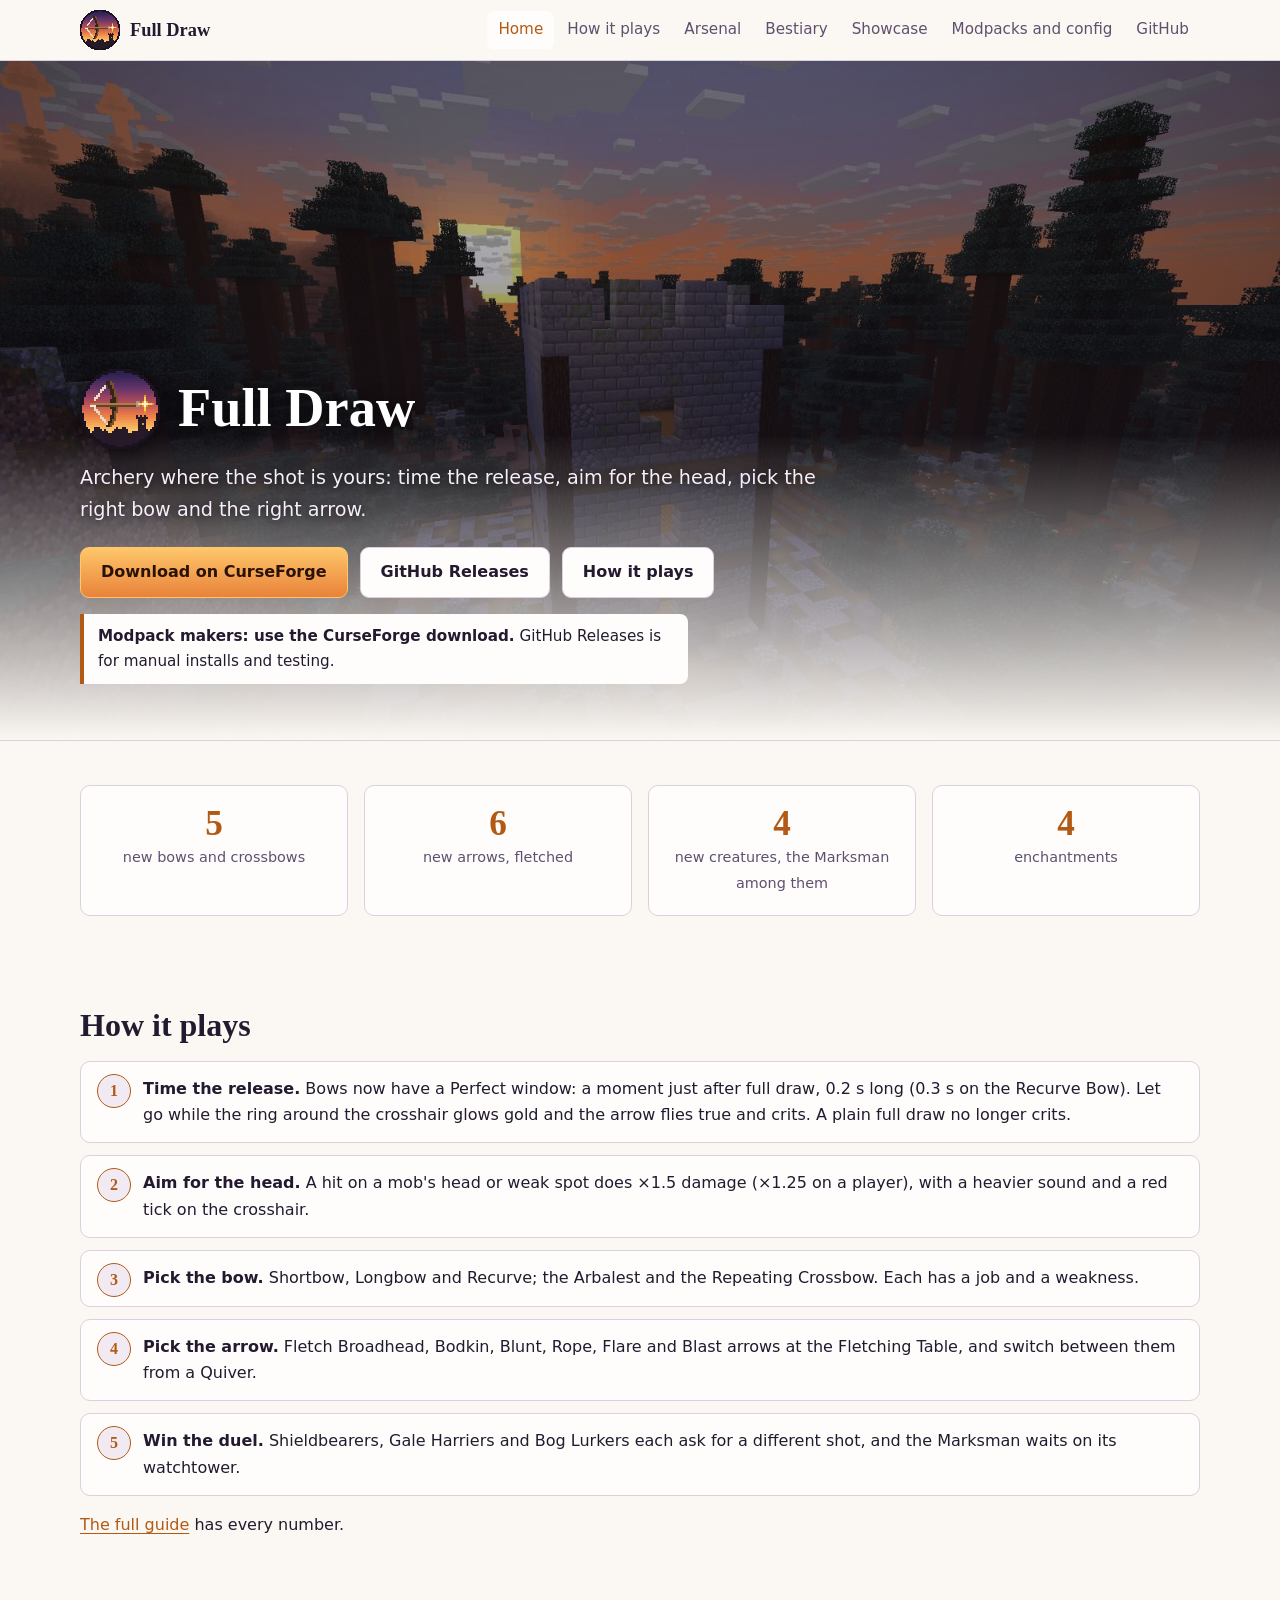
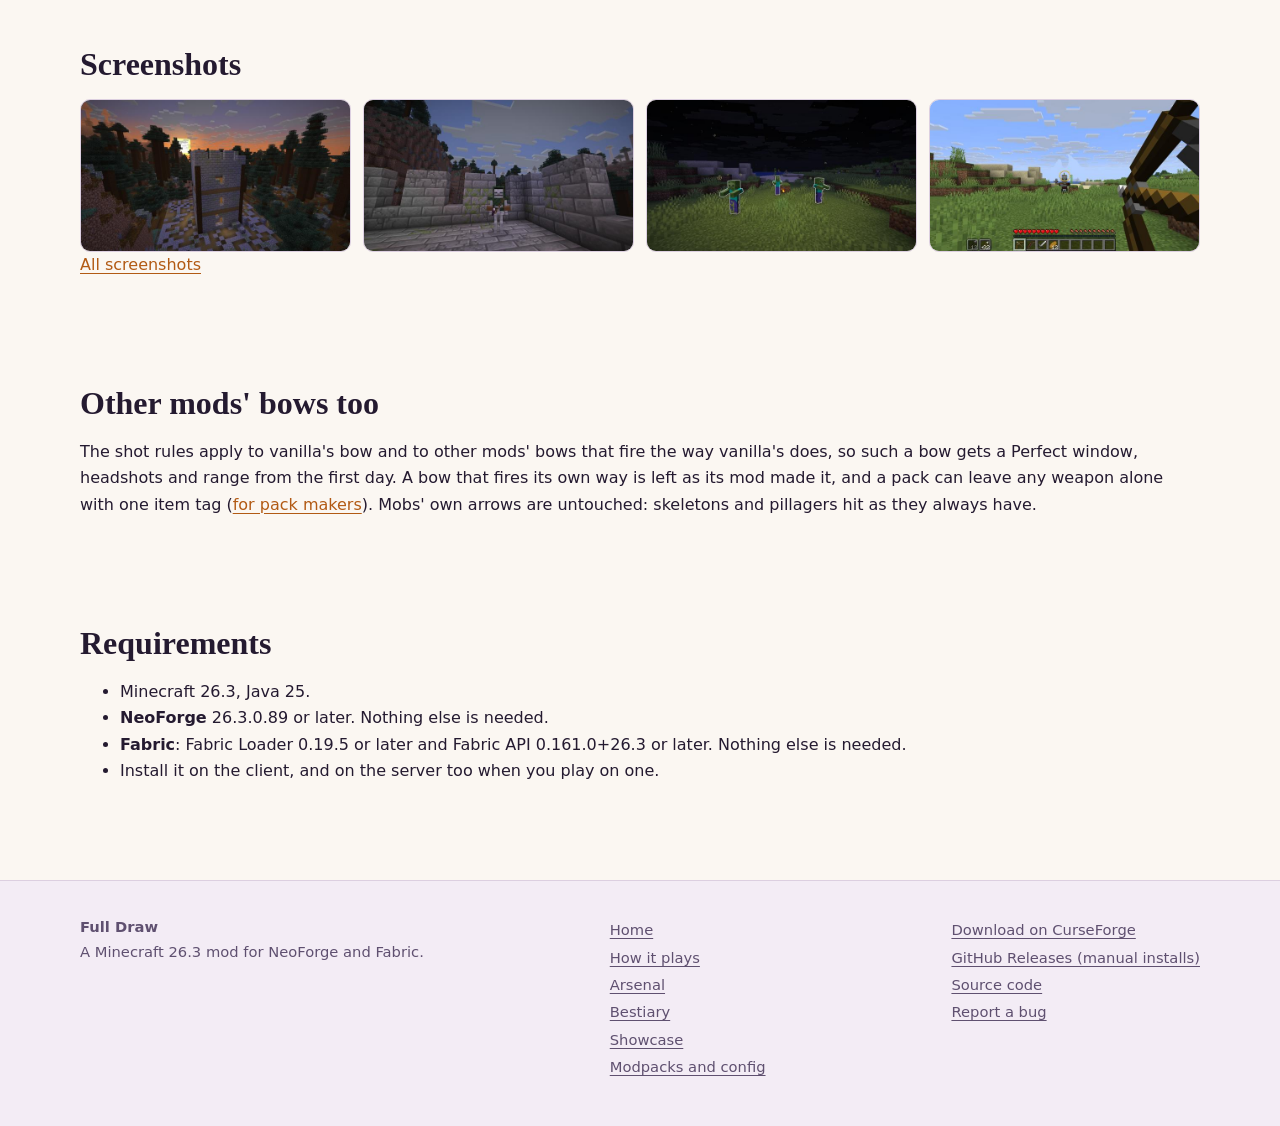
<file: site/index.html>
<!doctype html>
<html lang="en">
<head>
<meta charset="utf-8">
<meta name="viewport" content="width=device-width, initial-scale=1">
<title>Full Draw: an archery mod for Minecraft</title>
<meta name="description" content="Archery where the shot is yours: time the release, aim for the head, pick the right bow and the right arrow.">
<meta property="og:type" content="website">
<meta property="og:title" content="Full Draw: an archery mod for Minecraft">
<meta property="og:description" content="Archery where the shot is yours: time the release, aim for the head, pick the right bow and the right arrow.">
<meta property="og:image" content="https://panda-s-workshop.github.io/full-draw/img/social.jpg">
<meta property="og:url" content="https://panda-s-workshop.github.io/full-draw/">
<meta name="twitter:card" content="summary_large_image">
<meta name="theme-color" content="#120e1a">
<link rel="icon" type="image/png" href="img/icon.png">
<link rel="stylesheet" href="assets/site.css">
</head>
<body>
<a class="skip" href="#main">Skip to content</a>
<header class="top"><div class="wrap">
<a class="brand" href="index.html"><img src="img/icon.png" alt="">Full Draw</a>
<button class="menu-btn" aria-label="Menu" aria-expanded="false">Menu</button>
<nav class="nav" aria-label="Main"><a href="index.html" aria-current="page">Home</a><a href="guide.html">How it plays</a><a href="arsenal.html">Arsenal</a><a href="bestiary.html">Bestiary</a><a href="showcase.html">Showcase</a><a href="packs.html">Modpacks and config</a><a href="https://github.com/Panda-s-Workshop/full-draw" rel="noopener">GitHub</a></nav>
</div></header>
<main id="main">
<section class="hero"><img src="img/shots/hero.jpg" alt=""><div class="wrap">
<h1><img src="img/icon.png" alt="">Full Draw</h1>
<p class="lead">Archery where the shot is yours: time the release, aim for the head, pick the right bow and the right arrow.</p>
<div class="btns">
<a class="btn primary" href="https://www.curseforge.com/minecraft/mc-mods/full-draw-archery-overhaul" rel="noopener">Download on CurseForge</a>
<a class="btn" href="https://github.com/Panda-s-Workshop/full-draw/releases">GitHub Releases</a>
<a class="btn" href="guide.html">How it plays</a>
</div>
<p class="dlnote"><b>Modpack makers: use the CurseForge download.</b> GitHub Releases is for manual installs and testing.</p>
</div></section>
<div class="wrap">
<section class="grid g4 reveal" style="margin-top:34px">
<div class="card stat"><b>5</b><span>new bows and crossbows</span></div>
<div class="card stat"><b>6</b><span>new arrows, fletched</span></div>
<div class="card stat"><b>4</b><span>new creatures, the Marksman among them</span></div>
<div class="card stat"><b>4</b><span>enchantments</span></div>
</section>
<section class="reveal"><h2>How it plays</h2><ol class="steps"><li><b>Time the release.</b> Bows now have a Perfect window: a moment just after full draw, 0.2 s long (0.3 s on the Recurve Bow). Let go while the ring around the crosshair glows gold and the arrow flies true and crits. A plain full draw no longer crits.</li><li><b>Aim for the head.</b> A hit on a mob's head or weak spot does ×1.5 damage (×1.25 on a player), with a heavier sound and a red tick on the crosshair.</li><li><b>Pick the bow.</b> Shortbow, Longbow and Recurve; the Arbalest and the Repeating Crossbow. Each has a job and a weakness.</li><li><b>Pick the arrow.</b> Fletch Broadhead, Bodkin, Blunt, Rope, Flare and Blast arrows at the Fletching Table, and switch between them from a Quiver.</li><li><b>Win the duel.</b> Shieldbearers, Gale Harriers and Bog Lurkers each ask for a different shot, and the Marksman waits on its watchtower.</li></ol>
<p><a href="guide.html">The full guide</a> has every number.</p></section>
<section class="reveal"><h2>Screenshots</h2><div class="strip"><a class="shot" href="img/shots/hero.jpg" data-cat="World" data-cap="A Ranger&#x27;s Watchtower in the old pines at sunset"><img src="img/thumbs/hero.jpg" alt="A Ranger&#x27;s Watchtower in the old pines at sunset" loading="lazy" width="640" height="360"></a><a class="shot" href="img/shots/marksman.jpg" data-cat="Creatures" data-cap="The Marksman on its battlements"><img src="img/thumbs/marksman.jpg" alt="The Marksman on its battlements" loading="lazy" width="640" height="360"></a><a class="shot" href="img/shots/flare.jpg" data-cat="Arrows" data-cap="A Flare Arrow&#x27;s light, and the zombies about it glowing"><img src="img/thumbs/flare.jpg" alt="A Flare Arrow&#x27;s light, and the zombies about it glowing" loading="lazy" width="640" height="360"></a><a class="shot" href="img/shots/perfect.jpg" data-cat="Shooting" data-cap="At full draw on a pillager: the ring glows gold, let go now for a Perfect Release"><img src="img/thumbs/perfect.jpg" alt="At full draw on a pillager: the ring glows gold, let go now for a Perfect Release" loading="lazy" width="640" height="360"></a></div><p><a href="showcase.html">All screenshots</a></p></section>
<section class="reveal"><h2>Other mods' bows too</h2>
<p>The shot rules apply to vanilla's bow and to other mods' bows that fire the way vanilla's does, so such a bow gets a
Perfect window, headshots and range from the first day. A bow that fires its own way is left as its mod made it, and a
pack can leave any weapon alone with one item tag
(<a href="packs.html#data">for pack makers</a>). Mobs' own arrows are untouched: skeletons and pillagers hit as they always have.</p></section>
<section class="reveal"><h2>Requirements</h2>
<ul>
<li>Minecraft 26.3, Java 25.</li>
<li><b>NeoForge</b> 26.3.0.89 or later. Nothing else is needed.</li>
<li><b>Fabric</b>: Fabric Loader 0.19.5 or later and Fabric API 0.161.0+26.3 or later. Nothing else is needed.</li>
<li>Install it on the client, and on the server too when you play on one.</li>
</ul></section>
</div>
</main>
<footer><div class="wrap cols">
<div><b>Full Draw</b><br>A Minecraft 26.3 mod for NeoForge and Fabric.</div>
<div><ul><li><a href="index.html">Home</a></li><li><a href="guide.html">How it plays</a></li><li><a href="arsenal.html">Arsenal</a></li><li><a href="bestiary.html">Bestiary</a></li><li><a href="showcase.html">Showcase</a></li><li><a href="packs.html">Modpacks and config</a></li></ul></div>
<div><ul>
<li><a href="https://www.curseforge.com/minecraft/mc-mods/full-draw-archery-overhaul" rel="noopener">Download on CurseForge</a></li>
<li><a href="https://github.com/Panda-s-Workshop/full-draw/releases">GitHub Releases (manual installs)</a></li>
<li><a href="https://github.com/Panda-s-Workshop/full-draw">Source code</a></li>
<li><a href="https://github.com/Panda-s-Workshop/full-draw/issues">Report a bug</a></li>
</ul></div>
</div></footer>
<script src="assets/site.js" defer></script>
</body>
</html>
</file>
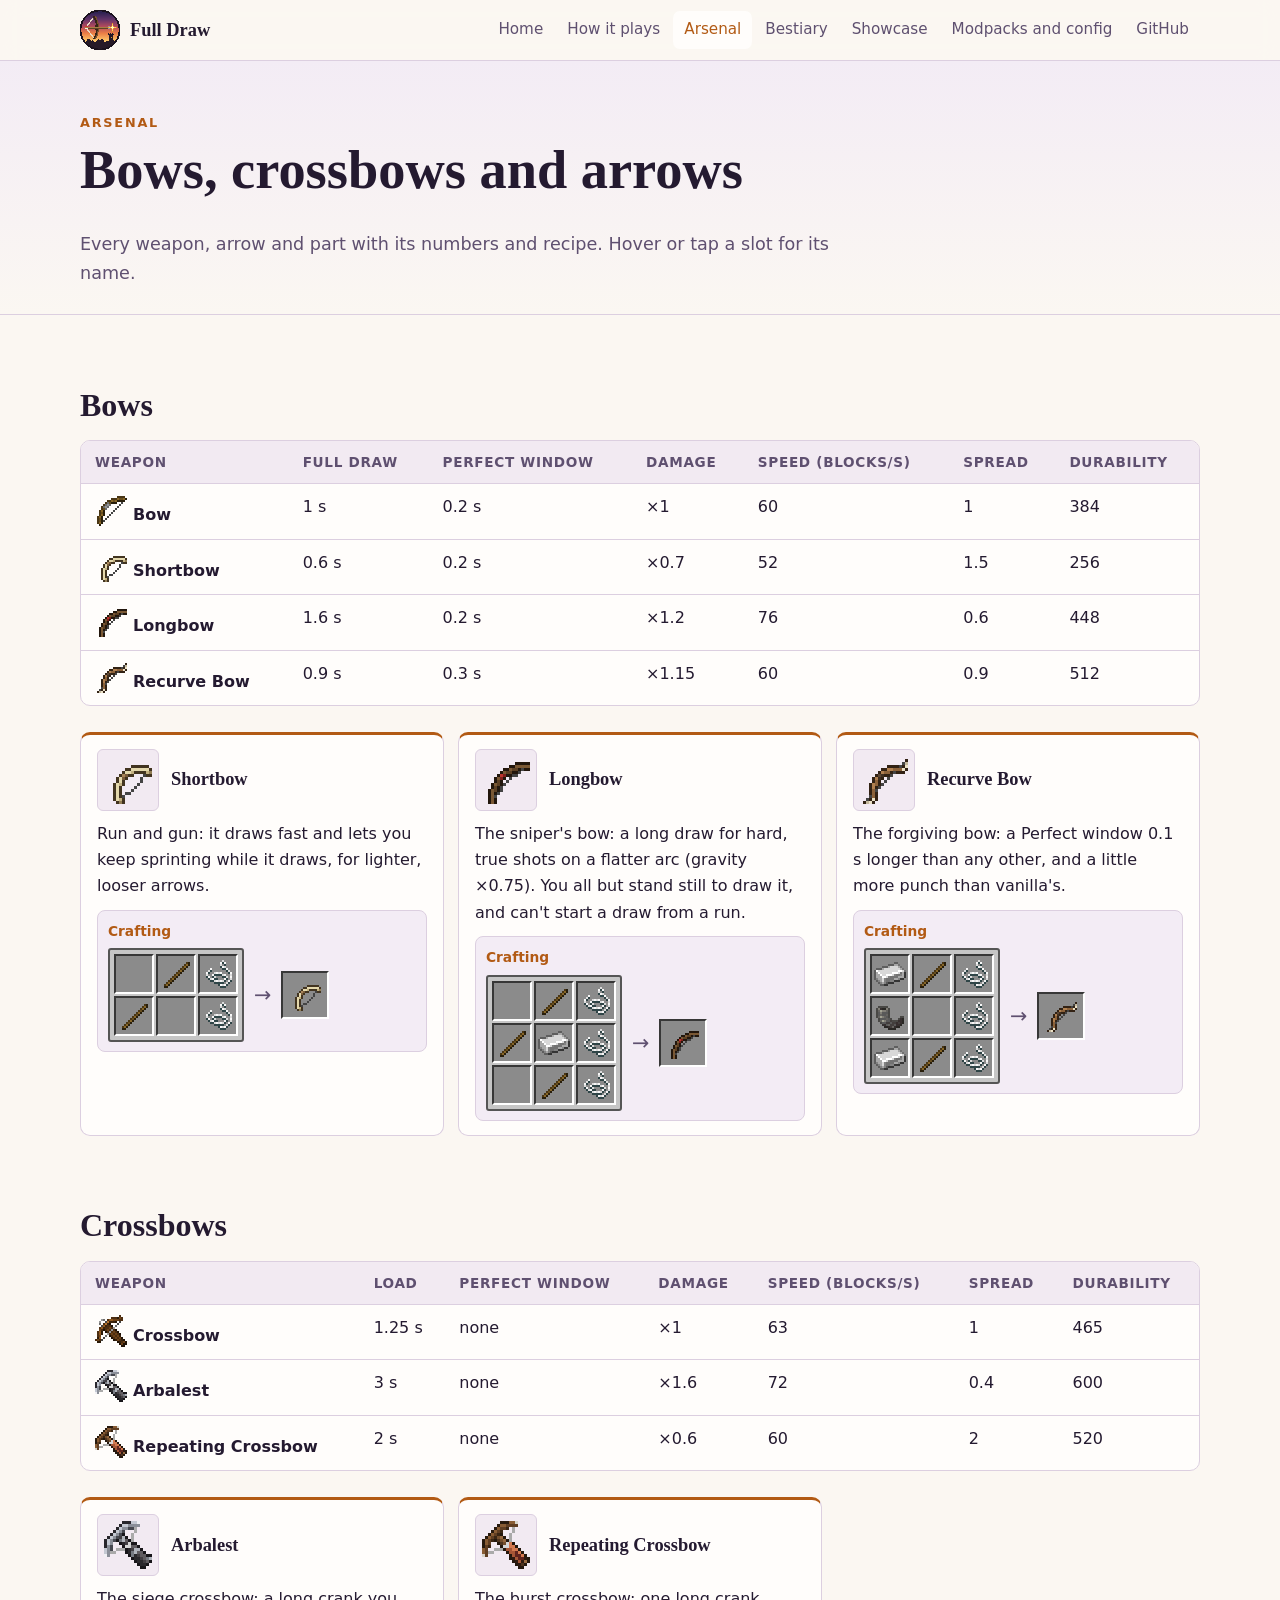
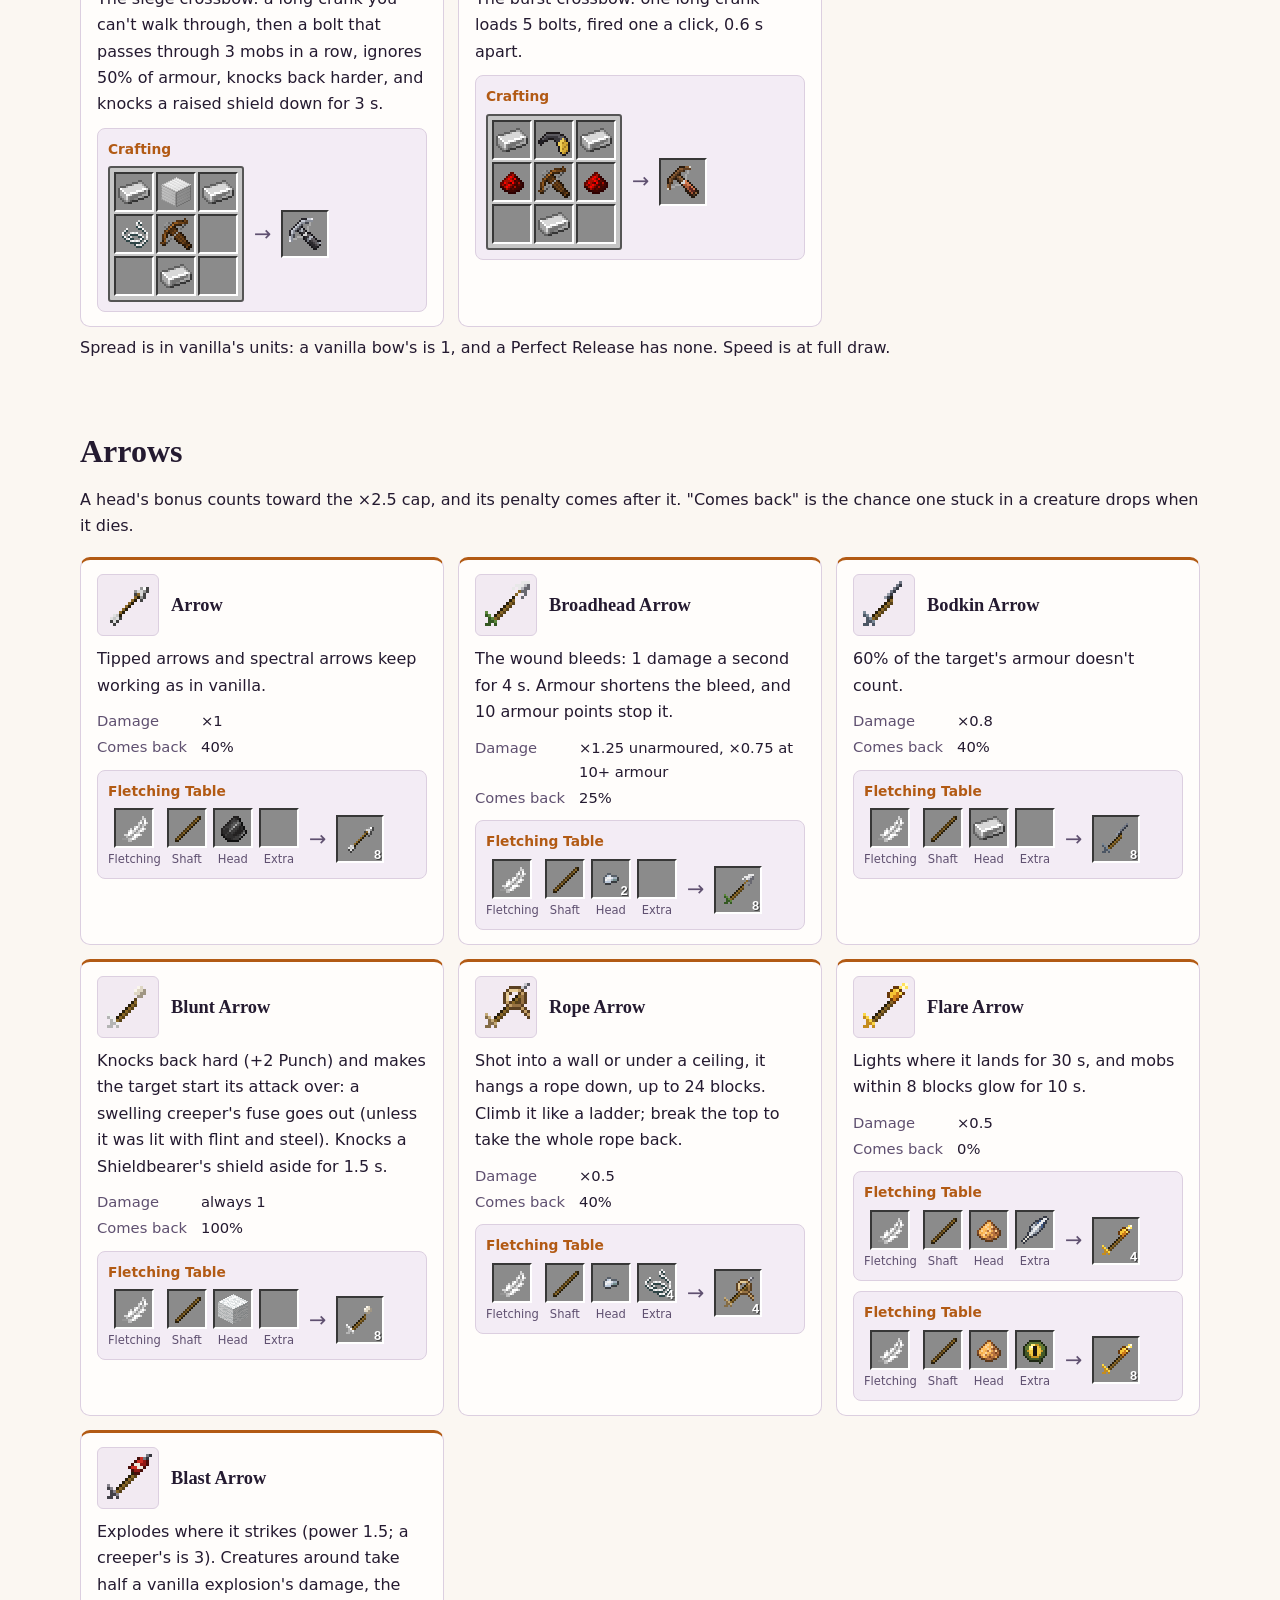
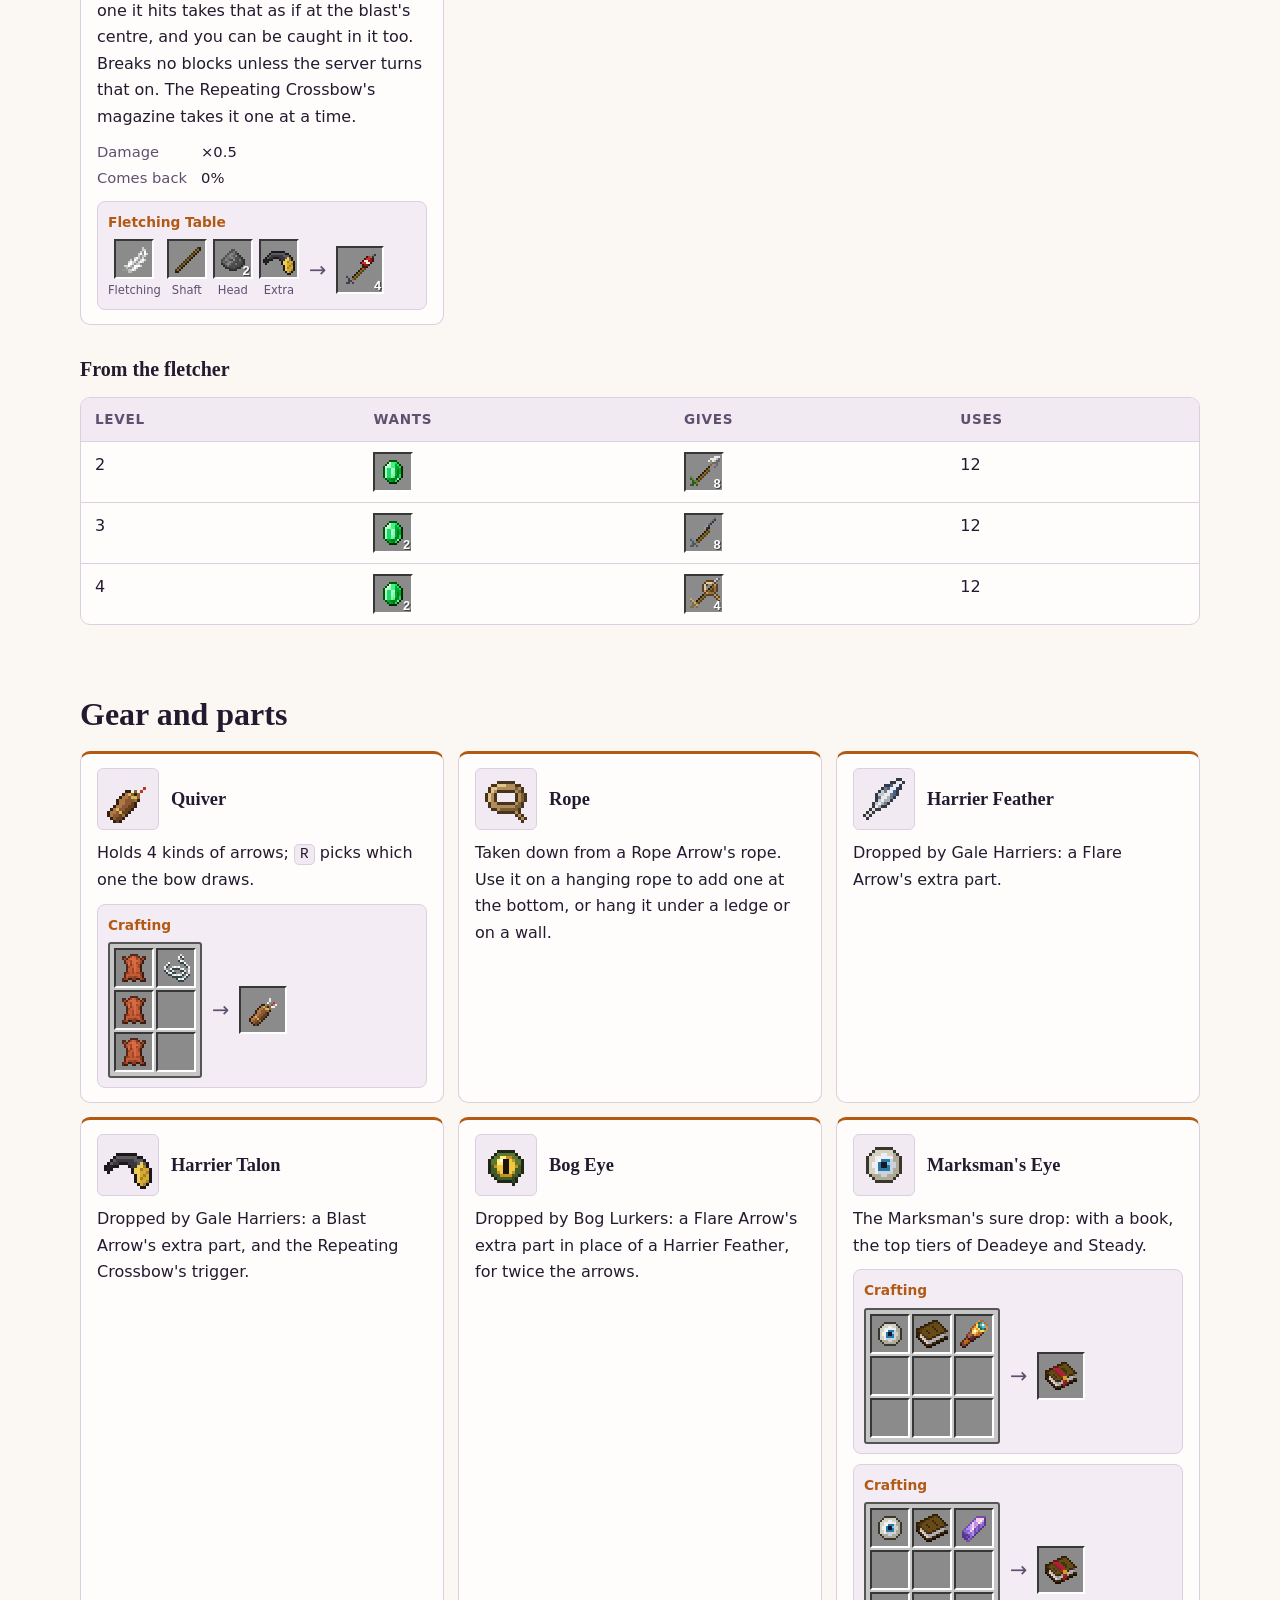
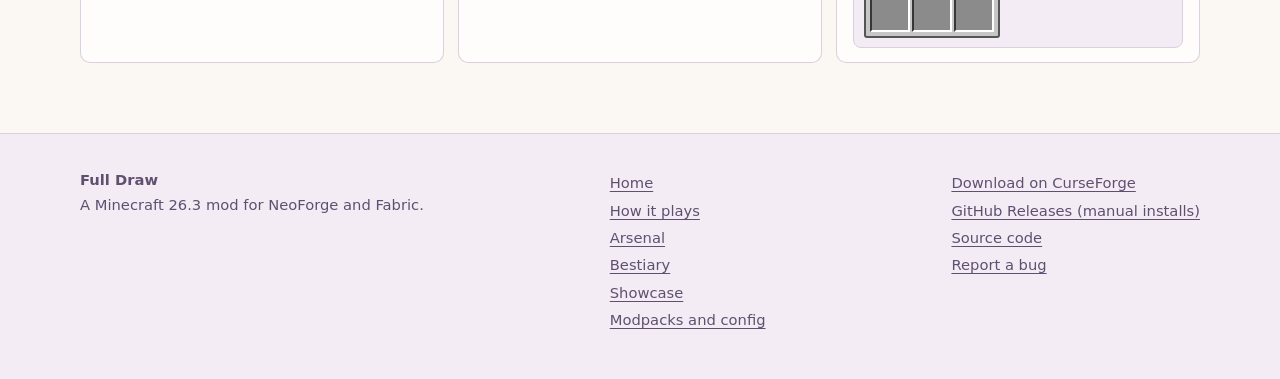
<file: site/arsenal.html>
<!doctype html>
<html lang="en">
<head>
<meta charset="utf-8">
<meta name="viewport" content="width=device-width, initial-scale=1">
<title>Arsenal · Full Draw</title>
<meta name="description" content="Full Draw&#x27;s bows, crossbows and arrows, with their numbers and recipes.">
<meta property="og:type" content="website">
<meta property="og:title" content="Arsenal · Full Draw">
<meta property="og:description" content="Full Draw&#x27;s bows, crossbows and arrows, with their numbers and recipes.">
<meta property="og:image" content="https://panda-s-workshop.github.io/full-draw/img/social.jpg">
<meta property="og:url" content="https://panda-s-workshop.github.io/full-draw/arsenal.html">
<meta name="twitter:card" content="summary_large_image">
<meta name="theme-color" content="#120e1a">
<link rel="icon" type="image/png" href="img/icon.png">
<link rel="stylesheet" href="assets/site.css">
</head>
<body>
<a class="skip" href="#main">Skip to content</a>
<header class="top"><div class="wrap">
<a class="brand" href="index.html"><img src="img/icon.png" alt="">Full Draw</a>
<button class="menu-btn" aria-label="Menu" aria-expanded="false">Menu</button>
<nav class="nav" aria-label="Main"><a href="index.html">Home</a><a href="guide.html">How it plays</a><a href="arsenal.html" aria-current="page">Arsenal</a><a href="bestiary.html">Bestiary</a><a href="showcase.html">Showcase</a><a href="packs.html">Modpacks and config</a><a href="https://github.com/Panda-s-Workshop/full-draw" rel="noopener">GitHub</a></nav>
</div></header>
<main id="main">
<div class="pagehead"><div class="wrap"><div class="eyebrow">Arsenal</div><h1>Bows, crossbows and arrows</h1><p>Every weapon, arrow and part with its numbers and recipe. Hover or tap a slot for its name.</p></div></div><div class="wrap">
<h2 id="bows">Bows</h2>
<div class="tw"><table><thead><tr><th>Weapon</th><th>Full draw</th><th>Perfect window</th><th>Damage</th><th>Speed (blocks/s)</th><th>Spread</th><th>Durability</th></tr></thead><tbody><tr><td><img src="img/tex/minecraft/bow.png" alt="" class="i" width="24" height="24" loading="lazy"><b>Bow</b></td><td>1 s</td><td>0.2 s</td><td>×1</td><td>60</td><td>1</td><td>384</td></tr><tr><td><img src="img/tex/fulldraw/shortbow.png" alt="" class="i" width="24" height="24" loading="lazy"><b>Shortbow</b></td><td>0.6 s</td><td>0.2 s</td><td>×0.7</td><td>52</td><td>1.5</td><td>256</td></tr><tr><td><img src="img/tex/fulldraw/longbow.png" alt="" class="i" width="24" height="24" loading="lazy"><b>Longbow</b></td><td>1.6 s</td><td>0.2 s</td><td>×1.2</td><td>76</td><td>0.6</td><td>448</td></tr><tr><td><img src="img/tex/fulldraw/recurve_bow.png" alt="" class="i" width="24" height="24" loading="lazy"><b>Recurve Bow</b></td><td>0.9 s</td><td>0.3 s</td><td>×1.15</td><td>60</td><td>0.9</td><td>512</td></tr></tbody></table></div>
<div class="kits"><article class="kit" id="shortbow"><div class="khead"><img src="img/tex/fulldraw/shortbow.png" alt="" class="px" width="48" height="48" loading="lazy"><h3>Shortbow</h3></div>
<p>Run and gun: it draws fast and lets you keep sprinting while it draws, for lighter, looser arrows.</p><div class="made"><span class="st">Crafting</span><span class="cgrid" style="grid-template-columns:repeat(3,40px)"><span class="slot"></span><span class="slot" tabindex="0" data-tip="Stick"><img src="img/tex/minecraft/stick.png" alt="Stick" class="px" width="32" height="32" loading="lazy"></span><span class="slot" tabindex="0" data-tip="String"><img src="img/tex/minecraft/string.png" alt="String" class="px" width="32" height="32" loading="lazy"></span><span class="slot" tabindex="0" data-tip="Stick"><img src="img/tex/minecraft/stick.png" alt="Stick" class="px" width="32" height="32" loading="lazy"></span><span class="slot"></span><span class="slot" tabindex="0" data-tip="String"><img src="img/tex/minecraft/string.png" alt="String" class="px" width="32" height="32" loading="lazy"></span></span><span class="arrow">→</span><span class="slot out" tabindex="0" data-tip="Shortbow"><img src="img/tex/fulldraw/shortbow.png" alt="Shortbow" class="px" width="32" height="32" loading="lazy"></span></div></article><article class="kit" id="longbow"><div class="khead"><img src="img/tex/fulldraw/longbow.png" alt="" class="px" width="48" height="48" loading="lazy"><h3>Longbow</h3></div>
<p>The sniper's bow: a long draw for hard, true shots on a flatter arc (gravity ×0.75). You all but stand still to draw it, and can't start a draw from a run.</p><div class="made"><span class="st">Crafting</span><span class="cgrid" style="grid-template-columns:repeat(3,40px)"><span class="slot"></span><span class="slot" tabindex="0" data-tip="Stick"><img src="img/tex/minecraft/stick.png" alt="Stick" class="px" width="32" height="32" loading="lazy"></span><span class="slot" tabindex="0" data-tip="String"><img src="img/tex/minecraft/string.png" alt="String" class="px" width="32" height="32" loading="lazy"></span><span class="slot" tabindex="0" data-tip="Stick"><img src="img/tex/minecraft/stick.png" alt="Stick" class="px" width="32" height="32" loading="lazy"></span><span class="slot" tabindex="0" data-tip="Iron Ingot"><img src="img/tex/minecraft/iron_ingot.png" alt="Iron Ingot" class="px" width="32" height="32" loading="lazy"></span><span class="slot" tabindex="0" data-tip="String"><img src="img/tex/minecraft/string.png" alt="String" class="px" width="32" height="32" loading="lazy"></span><span class="slot"></span><span class="slot" tabindex="0" data-tip="Stick"><img src="img/tex/minecraft/stick.png" alt="Stick" class="px" width="32" height="32" loading="lazy"></span><span class="slot" tabindex="0" data-tip="String"><img src="img/tex/minecraft/string.png" alt="String" class="px" width="32" height="32" loading="lazy"></span></span><span class="arrow">→</span><span class="slot out" tabindex="0" data-tip="Longbow"><img src="img/tex/fulldraw/longbow.png" alt="Longbow" class="px" width="32" height="32" loading="lazy"></span></div></article><article class="kit" id="recurve_bow"><div class="khead"><img src="img/tex/fulldraw/recurve_bow.png" alt="" class="px" width="48" height="48" loading="lazy"><h3>Recurve Bow</h3></div>
<p>The forgiving bow: a Perfect window 0.1 s longer than any other, and a little more punch than vanilla's.</p><div class="made"><span class="st">Crafting</span><span class="cgrid" style="grid-template-columns:repeat(3,40px)"><span class="slot" tabindex="0" data-tip="Iron Ingot"><img src="img/tex/minecraft/iron_ingot.png" alt="Iron Ingot" class="px" width="32" height="32" loading="lazy"></span><span class="slot" tabindex="0" data-tip="Stick"><img src="img/tex/minecraft/stick.png" alt="Stick" class="px" width="32" height="32" loading="lazy"></span><span class="slot" tabindex="0" data-tip="String"><img src="img/tex/minecraft/string.png" alt="String" class="px" width="32" height="32" loading="lazy"></span><span class="slot" tabindex="0" data-tip="Goat Horn"><img src="img/tex/minecraft/goat_horn.png" alt="Goat Horn" class="px" width="32" height="32" loading="lazy"></span><span class="slot"></span><span class="slot" tabindex="0" data-tip="String"><img src="img/tex/minecraft/string.png" alt="String" class="px" width="32" height="32" loading="lazy"></span><span class="slot" tabindex="0" data-tip="Iron Ingot"><img src="img/tex/minecraft/iron_ingot.png" alt="Iron Ingot" class="px" width="32" height="32" loading="lazy"></span><span class="slot" tabindex="0" data-tip="Stick"><img src="img/tex/minecraft/stick.png" alt="Stick" class="px" width="32" height="32" loading="lazy"></span><span class="slot" tabindex="0" data-tip="String"><img src="img/tex/minecraft/string.png" alt="String" class="px" width="32" height="32" loading="lazy"></span></span><span class="arrow">→</span><span class="slot out" tabindex="0" data-tip="Recurve Bow"><img src="img/tex/fulldraw/recurve_bow.png" alt="Recurve Bow" class="px" width="32" height="32" loading="lazy"></span></div></article></div>
<h2 id="crossbows">Crossbows</h2>
<div class="tw"><table><thead><tr><th>Weapon</th><th>Load</th><th>Perfect window</th><th>Damage</th><th>Speed (blocks/s)</th><th>Spread</th><th>Durability</th></tr></thead><tbody><tr><td><img src="img/tex/minecraft/crossbow.png" alt="" class="i" width="24" height="24" loading="lazy"><b>Crossbow</b></td><td>1.25 s</td><td>none</td><td>×1</td><td>63</td><td>1</td><td>465</td></tr><tr><td><img src="img/tex/fulldraw/arbalest.png" alt="" class="i" width="24" height="24" loading="lazy"><b>Arbalest</b></td><td>3 s</td><td>none</td><td>×1.6</td><td>72</td><td>0.4</td><td>600</td></tr><tr><td><img src="img/tex/fulldraw/repeating_crossbow.png" alt="" class="i" width="24" height="24" loading="lazy"><b>Repeating Crossbow</b></td><td>2 s</td><td>none</td><td>×0.6</td><td>60</td><td>2</td><td>520</td></tr></tbody></table></div>
<div class="kits"><article class="kit" id="arbalest"><div class="khead"><img src="img/tex/fulldraw/arbalest.png" alt="" class="px" width="48" height="48" loading="lazy"><h3>Arbalest</h3></div>
<p>The siege crossbow: a long crank you can't walk through, then a bolt that passes through 3 mobs in a row, ignores 50% of armour, knocks back harder, and knocks a raised shield down for 3 s.</p><div class="made"><span class="st">Crafting</span><span class="cgrid" style="grid-template-columns:repeat(3,40px)"><span class="slot" tabindex="0" data-tip="Iron Ingot"><img src="img/tex/minecraft/iron_ingot.png" alt="Iron Ingot" class="px" width="32" height="32" loading="lazy"></span><span class="slot" tabindex="0" data-tip="Block of Iron"><img src="img/tex/minecraft/iron_block.png" alt="Block of Iron" class="px" width="32" height="32" loading="lazy"></span><span class="slot" tabindex="0" data-tip="Iron Ingot"><img src="img/tex/minecraft/iron_ingot.png" alt="Iron Ingot" class="px" width="32" height="32" loading="lazy"></span><span class="slot" tabindex="0" data-tip="String"><img src="img/tex/minecraft/string.png" alt="String" class="px" width="32" height="32" loading="lazy"></span><span class="slot" tabindex="0" data-tip="Crossbow"><img src="img/tex/minecraft/crossbow.png" alt="Crossbow" class="px" width="32" height="32" loading="lazy"></span><span class="slot"></span><span class="slot"></span><span class="slot" tabindex="0" data-tip="Iron Ingot"><img src="img/tex/minecraft/iron_ingot.png" alt="Iron Ingot" class="px" width="32" height="32" loading="lazy"></span><span class="slot"></span></span><span class="arrow">→</span><span class="slot out" tabindex="0" data-tip="Arbalest"><img src="img/tex/fulldraw/arbalest.png" alt="Arbalest" class="px" width="32" height="32" loading="lazy"></span></div></article><article class="kit" id="repeating_crossbow"><div class="khead"><img src="img/tex/fulldraw/repeating_crossbow.png" alt="" class="px" width="48" height="48" loading="lazy"><h3>Repeating Crossbow</h3></div>
<p>The burst crossbow: one long crank loads 5 bolts, fired one a click, 0.6 s apart.</p><div class="made"><span class="st">Crafting</span><span class="cgrid" style="grid-template-columns:repeat(3,40px)"><span class="slot" tabindex="0" data-tip="Iron Ingot"><img src="img/tex/minecraft/iron_ingot.png" alt="Iron Ingot" class="px" width="32" height="32" loading="lazy"></span><span class="slot" tabindex="0" data-tip="Harrier Talon"><img src="img/tex/fulldraw/harrier_talon.png" alt="Harrier Talon" class="px" width="32" height="32" loading="lazy"></span><span class="slot" tabindex="0" data-tip="Iron Ingot"><img src="img/tex/minecraft/iron_ingot.png" alt="Iron Ingot" class="px" width="32" height="32" loading="lazy"></span><span class="slot" tabindex="0" data-tip="Redstone Dust"><img src="img/tex/minecraft/redstone.png" alt="Redstone Dust" class="px" width="32" height="32" loading="lazy"></span><span class="slot" tabindex="0" data-tip="Crossbow"><img src="img/tex/minecraft/crossbow.png" alt="Crossbow" class="px" width="32" height="32" loading="lazy"></span><span class="slot" tabindex="0" data-tip="Redstone Dust"><img src="img/tex/minecraft/redstone.png" alt="Redstone Dust" class="px" width="32" height="32" loading="lazy"></span><span class="slot"></span><span class="slot" tabindex="0" data-tip="Iron Ingot"><img src="img/tex/minecraft/iron_ingot.png" alt="Iron Ingot" class="px" width="32" height="32" loading="lazy"></span><span class="slot"></span></span><span class="arrow">→</span><span class="slot out" tabindex="0" data-tip="Repeating Crossbow"><img src="img/tex/fulldraw/repeating_crossbow.png" alt="Repeating Crossbow" class="px" width="32" height="32" loading="lazy"></span></div></article></div>
<p>Spread is in vanilla's units: a vanilla bow's is 1, and a Perfect Release has none. Speed is at full draw.</p>
<h2 id="arrows">Arrows</h2>
<p>A head's bonus counts toward the ×2.5 cap, and its penalty comes after it. "Comes back" is the chance
one stuck in a creature drops when it dies.</p>
<div class="kits"><article class="kit" id="arrow"><div class="khead"><img src="img/tex/minecraft/arrow.png" alt="" class="px" width="48" height="48" loading="lazy"><h3>Arrow</h3></div>
<p>Tipped arrows and spectral arrows keep working as in vanilla.</p><dl class="kv"><dt>Damage</dt><dd>×1</dd><dt>Comes back</dt><dd>40%</dd></dl><div class="made"><span class="st">Fletching Table</span><span class="part"><span class="slot" tabindex="0" data-tip="Feather"><img src="img/tex/minecraft/feather.png" alt="Feather" class="px" width="32" height="32" loading="lazy"></span><small>Fletching</small></span><span class="part"><span class="slot" tabindex="0" data-tip="Stick"><img src="img/tex/minecraft/stick.png" alt="Stick" class="px" width="32" height="32" loading="lazy"></span><small>Shaft</small></span><span class="part"><span class="slot" tabindex="0" data-tip="Flint"><img src="img/tex/minecraft/flint.png" alt="Flint" class="px" width="32" height="32" loading="lazy"></span><small>Head</small></span><span class="part"><span class="slot"></span><small>Extra</small></span><span class="arrow">→</span><span class="slot out" tabindex="0" data-tip="Arrow"><img src="img/tex/minecraft/arrow.png" alt="Arrow" class="px" width="32" height="32" loading="lazy"><span class="n">8</span></span></div></article><article class="kit" id="broadhead_arrow"><div class="khead"><img src="img/tex/fulldraw/broadhead_arrow.png" alt="" class="px" width="48" height="48" loading="lazy"><h3>Broadhead Arrow</h3></div>
<p>The wound bleeds: 1 damage a second for 4 s. Armour shortens the bleed, and 10 armour points stop it.</p><dl class="kv"><dt>Damage</dt><dd>×1.25 unarmoured, ×0.75 at 10+ armour</dd><dt>Comes back</dt><dd>25%</dd></dl><div class="made"><span class="st">Fletching Table</span><span class="part"><span class="slot" tabindex="0" data-tip="Feather"><img src="img/tex/minecraft/feather.png" alt="Feather" class="px" width="32" height="32" loading="lazy"></span><small>Fletching</small></span><span class="part"><span class="slot" tabindex="0" data-tip="Stick"><img src="img/tex/minecraft/stick.png" alt="Stick" class="px" width="32" height="32" loading="lazy"></span><small>Shaft</small></span><span class="part"><span class="slot" tabindex="0" data-tip="Iron Nugget"><img src="img/tex/minecraft/iron_nugget.png" alt="Iron Nugget" class="px" width="32" height="32" loading="lazy"><span class="n">2</span></span><small>Head</small></span><span class="part"><span class="slot"></span><small>Extra</small></span><span class="arrow">→</span><span class="slot out" tabindex="0" data-tip="Broadhead Arrow"><img src="img/tex/fulldraw/broadhead_arrow.png" alt="Broadhead Arrow" class="px" width="32" height="32" loading="lazy"><span class="n">8</span></span></div></article><article class="kit" id="bodkin_arrow"><div class="khead"><img src="img/tex/fulldraw/bodkin_arrow.png" alt="" class="px" width="48" height="48" loading="lazy"><h3>Bodkin Arrow</h3></div>
<p>60% of the target's armour doesn't count.</p><dl class="kv"><dt>Damage</dt><dd>×0.8</dd><dt>Comes back</dt><dd>40%</dd></dl><div class="made"><span class="st">Fletching Table</span><span class="part"><span class="slot" tabindex="0" data-tip="Feather"><img src="img/tex/minecraft/feather.png" alt="Feather" class="px" width="32" height="32" loading="lazy"></span><small>Fletching</small></span><span class="part"><span class="slot" tabindex="0" data-tip="Stick"><img src="img/tex/minecraft/stick.png" alt="Stick" class="px" width="32" height="32" loading="lazy"></span><small>Shaft</small></span><span class="part"><span class="slot" tabindex="0" data-tip="Iron Ingot"><img src="img/tex/minecraft/iron_ingot.png" alt="Iron Ingot" class="px" width="32" height="32" loading="lazy"></span><small>Head</small></span><span class="part"><span class="slot"></span><small>Extra</small></span><span class="arrow">→</span><span class="slot out" tabindex="0" data-tip="Bodkin Arrow"><img src="img/tex/fulldraw/bodkin_arrow.png" alt="Bodkin Arrow" class="px" width="32" height="32" loading="lazy"><span class="n">8</span></span></div></article><article class="kit" id="blunt_arrow"><div class="khead"><img src="img/tex/fulldraw/blunt_arrow.png" alt="" class="px" width="48" height="48" loading="lazy"><h3>Blunt Arrow</h3></div>
<p>Knocks back hard (+2 Punch) and makes the target start its attack over: a swelling creeper's fuse goes out (unless it was lit with flint and steel). Knocks a Shieldbearer's shield aside for 1.5 s.</p><dl class="kv"><dt>Damage</dt><dd>always 1</dd><dt>Comes back</dt><dd>100%</dd></dl><div class="made"><span class="st">Fletching Table</span><span class="part"><span class="slot" tabindex="0" data-tip="Feather"><img src="img/tex/minecraft/feather.png" alt="Feather" class="px" width="32" height="32" loading="lazy"></span><small>Fletching</small></span><span class="part"><span class="slot" tabindex="0" data-tip="Stick"><img src="img/tex/minecraft/stick.png" alt="Stick" class="px" width="32" height="32" loading="lazy"></span><small>Shaft</small></span><span class="part"><span class="slot" tabindex="0" data-tip="Any wool"><img src="img/tex/minecraft/white_wool.png" alt="Any wool" class="px" width="32" height="32" loading="lazy"></span><small>Head</small></span><span class="part"><span class="slot"></span><small>Extra</small></span><span class="arrow">→</span><span class="slot out" tabindex="0" data-tip="Blunt Arrow"><img src="img/tex/fulldraw/blunt_arrow.png" alt="Blunt Arrow" class="px" width="32" height="32" loading="lazy"><span class="n">8</span></span></div></article><article class="kit" id="rope_arrow"><div class="khead"><img src="img/tex/fulldraw/rope_arrow.png" alt="" class="px" width="48" height="48" loading="lazy"><h3>Rope Arrow</h3></div>
<p>Shot into a wall or under a ceiling, it hangs a rope down, up to 24 blocks. Climb it like a ladder; break the top to take the whole rope back.</p><dl class="kv"><dt>Damage</dt><dd>×0.5</dd><dt>Comes back</dt><dd>40%</dd></dl><div class="made"><span class="st">Fletching Table</span><span class="part"><span class="slot" tabindex="0" data-tip="Feather"><img src="img/tex/minecraft/feather.png" alt="Feather" class="px" width="32" height="32" loading="lazy"></span><small>Fletching</small></span><span class="part"><span class="slot" tabindex="0" data-tip="Stick"><img src="img/tex/minecraft/stick.png" alt="Stick" class="px" width="32" height="32" loading="lazy"></span><small>Shaft</small></span><span class="part"><span class="slot" tabindex="0" data-tip="Iron Nugget"><img src="img/tex/minecraft/iron_nugget.png" alt="Iron Nugget" class="px" width="32" height="32" loading="lazy"></span><small>Head</small></span><span class="part"><span class="slot" tabindex="0" data-tip="String"><img src="img/tex/minecraft/string.png" alt="String" class="px" width="32" height="32" loading="lazy"><span class="n">4</span></span><small>Extra</small></span><span class="arrow">→</span><span class="slot out" tabindex="0" data-tip="Rope Arrow"><img src="img/tex/fulldraw/rope_arrow.png" alt="Rope Arrow" class="px" width="32" height="32" loading="lazy"><span class="n">4</span></span></div></article><article class="kit" id="flare_arrow"><div class="khead"><img src="img/tex/fulldraw/flare_arrow.png" alt="" class="px" width="48" height="48" loading="lazy"><h3>Flare Arrow</h3></div>
<p>Lights where it lands for 30 s, and mobs within 8 blocks glow for 10 s.</p><dl class="kv"><dt>Damage</dt><dd>×0.5</dd><dt>Comes back</dt><dd>0%</dd></dl><div class="made"><span class="st">Fletching Table</span><span class="part"><span class="slot" tabindex="0" data-tip="Feather"><img src="img/tex/minecraft/feather.png" alt="Feather" class="px" width="32" height="32" loading="lazy"></span><small>Fletching</small></span><span class="part"><span class="slot" tabindex="0" data-tip="Stick"><img src="img/tex/minecraft/stick.png" alt="Stick" class="px" width="32" height="32" loading="lazy"></span><small>Shaft</small></span><span class="part"><span class="slot" tabindex="0" data-tip="Glowstone Dust"><img src="img/tex/minecraft/glowstone_dust.png" alt="Glowstone Dust" class="px" width="32" height="32" loading="lazy"></span><small>Head</small></span><span class="part"><span class="slot" tabindex="0" data-tip="Harrier Feather"><img src="img/tex/fulldraw/harrier_feather.png" alt="Harrier Feather" class="px" width="32" height="32" loading="lazy"></span><small>Extra</small></span><span class="arrow">→</span><span class="slot out" tabindex="0" data-tip="Flare Arrow"><img src="img/tex/fulldraw/flare_arrow.png" alt="Flare Arrow" class="px" width="32" height="32" loading="lazy"><span class="n">4</span></span></div><div class="made"><span class="st">Fletching Table</span><span class="part"><span class="slot" tabindex="0" data-tip="Feather"><img src="img/tex/minecraft/feather.png" alt="Feather" class="px" width="32" height="32" loading="lazy"></span><small>Fletching</small></span><span class="part"><span class="slot" tabindex="0" data-tip="Stick"><img src="img/tex/minecraft/stick.png" alt="Stick" class="px" width="32" height="32" loading="lazy"></span><small>Shaft</small></span><span class="part"><span class="slot" tabindex="0" data-tip="Glowstone Dust"><img src="img/tex/minecraft/glowstone_dust.png" alt="Glowstone Dust" class="px" width="32" height="32" loading="lazy"></span><small>Head</small></span><span class="part"><span class="slot" tabindex="0" data-tip="Bog Eye"><img src="img/tex/fulldraw/bog_eye.png" alt="Bog Eye" class="px" width="32" height="32" loading="lazy"></span><small>Extra</small></span><span class="arrow">→</span><span class="slot out" tabindex="0" data-tip="Flare Arrow"><img src="img/tex/fulldraw/flare_arrow.png" alt="Flare Arrow" class="px" width="32" height="32" loading="lazy"><span class="n">8</span></span></div></article><article class="kit" id="blast_arrow"><div class="khead"><img src="img/tex/fulldraw/blast_arrow.png" alt="" class="px" width="48" height="48" loading="lazy"><h3>Blast Arrow</h3></div>
<p>Explodes where it strikes (power 1.5; a creeper's is 3). Creatures around take half a vanilla explosion's damage, the one it hits takes that as if at the blast's centre, and you can be caught in it too. Breaks no blocks unless the server turns that on. The Repeating Crossbow's magazine takes it one at a time.</p><dl class="kv"><dt>Damage</dt><dd>×0.5</dd><dt>Comes back</dt><dd>0%</dd></dl><div class="made"><span class="st">Fletching Table</span><span class="part"><span class="slot" tabindex="0" data-tip="Feather"><img src="img/tex/minecraft/feather.png" alt="Feather" class="px" width="32" height="32" loading="lazy"></span><small>Fletching</small></span><span class="part"><span class="slot" tabindex="0" data-tip="Stick"><img src="img/tex/minecraft/stick.png" alt="Stick" class="px" width="32" height="32" loading="lazy"></span><small>Shaft</small></span><span class="part"><span class="slot" tabindex="0" data-tip="Gunpowder"><img src="img/tex/minecraft/gunpowder.png" alt="Gunpowder" class="px" width="32" height="32" loading="lazy"><span class="n">2</span></span><small>Head</small></span><span class="part"><span class="slot" tabindex="0" data-tip="Harrier Talon"><img src="img/tex/fulldraw/harrier_talon.png" alt="Harrier Talon" class="px" width="32" height="32" loading="lazy"></span><small>Extra</small></span><span class="arrow">→</span><span class="slot out" tabindex="0" data-tip="Blast Arrow"><img src="img/tex/fulldraw/blast_arrow.png" alt="Blast Arrow" class="px" width="32" height="32" loading="lazy"><span class="n">4</span></span></div></article></div>
<h3>From the fletcher</h3>
<div class="tw"><table><thead><tr><th>Level</th><th>Wants</th><th>Gives</th><th>Uses</th></tr></thead><tbody><tr><td>2</td><td><span class="slot" tabindex="0" data-tip="Emerald"><img src="img/tex/minecraft/emerald.png" alt="Emerald" class="px" width="32" height="32" loading="lazy"></span></td><td><span class="slot" tabindex="0" data-tip="Broadhead Arrow"><img src="img/tex/fulldraw/broadhead_arrow.png" alt="Broadhead Arrow" class="px" width="32" height="32" loading="lazy"><span class="n">8</span></span></td><td>12</td></tr><tr><td>3</td><td><span class="slot" tabindex="0" data-tip="Emerald"><img src="img/tex/minecraft/emerald.png" alt="Emerald" class="px" width="32" height="32" loading="lazy"><span class="n">2</span></span></td><td><span class="slot" tabindex="0" data-tip="Bodkin Arrow"><img src="img/tex/fulldraw/bodkin_arrow.png" alt="Bodkin Arrow" class="px" width="32" height="32" loading="lazy"><span class="n">8</span></span></td><td>12</td></tr><tr><td>4</td><td><span class="slot" tabindex="0" data-tip="Emerald"><img src="img/tex/minecraft/emerald.png" alt="Emerald" class="px" width="32" height="32" loading="lazy"><span class="n">2</span></span></td><td><span class="slot" tabindex="0" data-tip="Rope Arrow"><img src="img/tex/fulldraw/rope_arrow.png" alt="Rope Arrow" class="px" width="32" height="32" loading="lazy"><span class="n">4</span></span></td><td>12</td></tr></tbody></table></div>
<h2 id="gear">Gear and parts</h2>
<div class="kits"><article class="kit" id="quiver"><div class="khead"><img src="img/tex/fulldraw/quiver.png" alt="" class="px" width="48" height="48" loading="lazy"><h3>Quiver</h3></div>
<p>Holds 4 kinds of arrows; <kbd>R</kbd> picks which one the bow draws.</p><div class="made"><span class="st">Crafting</span><span class="cgrid" style="grid-template-columns:repeat(2,40px)"><span class="slot" tabindex="0" data-tip="Leather"><img src="img/tex/minecraft/leather.png" alt="Leather" class="px" width="32" height="32" loading="lazy"></span><span class="slot" tabindex="0" data-tip="String"><img src="img/tex/minecraft/string.png" alt="String" class="px" width="32" height="32" loading="lazy"></span><span class="slot" tabindex="0" data-tip="Leather"><img src="img/tex/minecraft/leather.png" alt="Leather" class="px" width="32" height="32" loading="lazy"></span><span class="slot"></span><span class="slot" tabindex="0" data-tip="Leather"><img src="img/tex/minecraft/leather.png" alt="Leather" class="px" width="32" height="32" loading="lazy"></span><span class="slot"></span></span><span class="arrow">→</span><span class="slot out" tabindex="0" data-tip="Quiver"><img src="img/tex/fulldraw/quiver.png" alt="Quiver" class="px" width="32" height="32" loading="lazy"></span></div></article><article class="kit" id="rope"><div class="khead"><img src="img/tex/fulldraw/rope.png" alt="" class="px" width="48" height="48" loading="lazy"><h3>Rope</h3></div>
<p>Taken down from a Rope Arrow's rope. Use it on a hanging rope to add one at the bottom, or hang it under a ledge or on a wall.</p></article><article class="kit" id="harrier_feather"><div class="khead"><img src="img/tex/fulldraw/harrier_feather.png" alt="" class="px" width="48" height="48" loading="lazy"><h3>Harrier Feather</h3></div>
<p>Dropped by Gale Harriers: a Flare Arrow's extra part.</p></article><article class="kit" id="harrier_talon"><div class="khead"><img src="img/tex/fulldraw/harrier_talon.png" alt="" class="px" width="48" height="48" loading="lazy"><h3>Harrier Talon</h3></div>
<p>Dropped by Gale Harriers: a Blast Arrow's extra part, and the Repeating Crossbow's trigger.</p></article><article class="kit" id="bog_eye"><div class="khead"><img src="img/tex/fulldraw/bog_eye.png" alt="" class="px" width="48" height="48" loading="lazy"><h3>Bog Eye</h3></div>
<p>Dropped by Bog Lurkers: a Flare Arrow's extra part in place of a Harrier Feather, for twice the arrows.</p></article><article class="kit" id="marksmans_eye"><div class="khead"><img src="img/tex/fulldraw/marksmans_eye.png" alt="" class="px" width="48" height="48" loading="lazy"><h3>Marksman&#x27;s Eye</h3></div>
<p>The Marksman's sure drop: with a book, the top tiers of Deadeye and Steady.</p><div class="made"><span class="st">Crafting</span><span class="cgrid" style="grid-template-columns:repeat(3,40px)"><span class="slot" tabindex="0" data-tip="Marksman&#x27;s Eye"><img src="img/tex/fulldraw/marksmans_eye.png" alt="Marksman&#x27;s Eye" class="px" width="32" height="32" loading="lazy"></span><span class="slot" tabindex="0" data-tip="Book"><img src="img/tex/minecraft/book.png" alt="Book" class="px" width="32" height="32" loading="lazy"></span><span class="slot" tabindex="0" data-tip="Spyglass"><img src="img/tex/minecraft/spyglass.png" alt="Spyglass" class="px" width="32" height="32" loading="lazy"></span><span class="slot"></span><span class="slot"></span><span class="slot"></span><span class="slot"></span><span class="slot"></span><span class="slot"></span></span><span class="arrow">→</span><span class="slot out" tabindex="0" data-tip="Enchanted Book: Deadeye III"><img src="img/tex/minecraft/enchanted_book.png" alt="Enchanted Book: Deadeye III" class="px" width="32" height="32" loading="lazy"></span></div><div class="made"><span class="st">Crafting</span><span class="cgrid" style="grid-template-columns:repeat(3,40px)"><span class="slot" tabindex="0" data-tip="Marksman&#x27;s Eye"><img src="img/tex/fulldraw/marksmans_eye.png" alt="Marksman&#x27;s Eye" class="px" width="32" height="32" loading="lazy"></span><span class="slot" tabindex="0" data-tip="Book"><img src="img/tex/minecraft/book.png" alt="Book" class="px" width="32" height="32" loading="lazy"></span><span class="slot" tabindex="0" data-tip="Amethyst Shard"><img src="img/tex/minecraft/amethyst_shard.png" alt="Amethyst Shard" class="px" width="32" height="32" loading="lazy"></span><span class="slot"></span><span class="slot"></span><span class="slot"></span><span class="slot"></span><span class="slot"></span><span class="slot"></span></span><span class="arrow">→</span><span class="slot out" tabindex="0" data-tip="Enchanted Book: Steady II"><img src="img/tex/minecraft/enchanted_book.png" alt="Enchanted Book: Steady II" class="px" width="32" height="32" loading="lazy"></span></div></article></div>
</div>
</main>
<footer><div class="wrap cols">
<div><b>Full Draw</b><br>A Minecraft 26.3 mod for NeoForge and Fabric.</div>
<div><ul><li><a href="index.html">Home</a></li><li><a href="guide.html">How it plays</a></li><li><a href="arsenal.html">Arsenal</a></li><li><a href="bestiary.html">Bestiary</a></li><li><a href="showcase.html">Showcase</a></li><li><a href="packs.html">Modpacks and config</a></li></ul></div>
<div><ul>
<li><a href="https://www.curseforge.com/minecraft/mc-mods/full-draw-archery-overhaul" rel="noopener">Download on CurseForge</a></li>
<li><a href="https://github.com/Panda-s-Workshop/full-draw/releases">GitHub Releases (manual installs)</a></li>
<li><a href="https://github.com/Panda-s-Workshop/full-draw">Source code</a></li>
<li><a href="https://github.com/Panda-s-Workshop/full-draw/issues">Report a bug</a></li>
</ul></div>
</div></footer>
<script src="assets/site.js" defer></script>
</body>
</html>
</file>
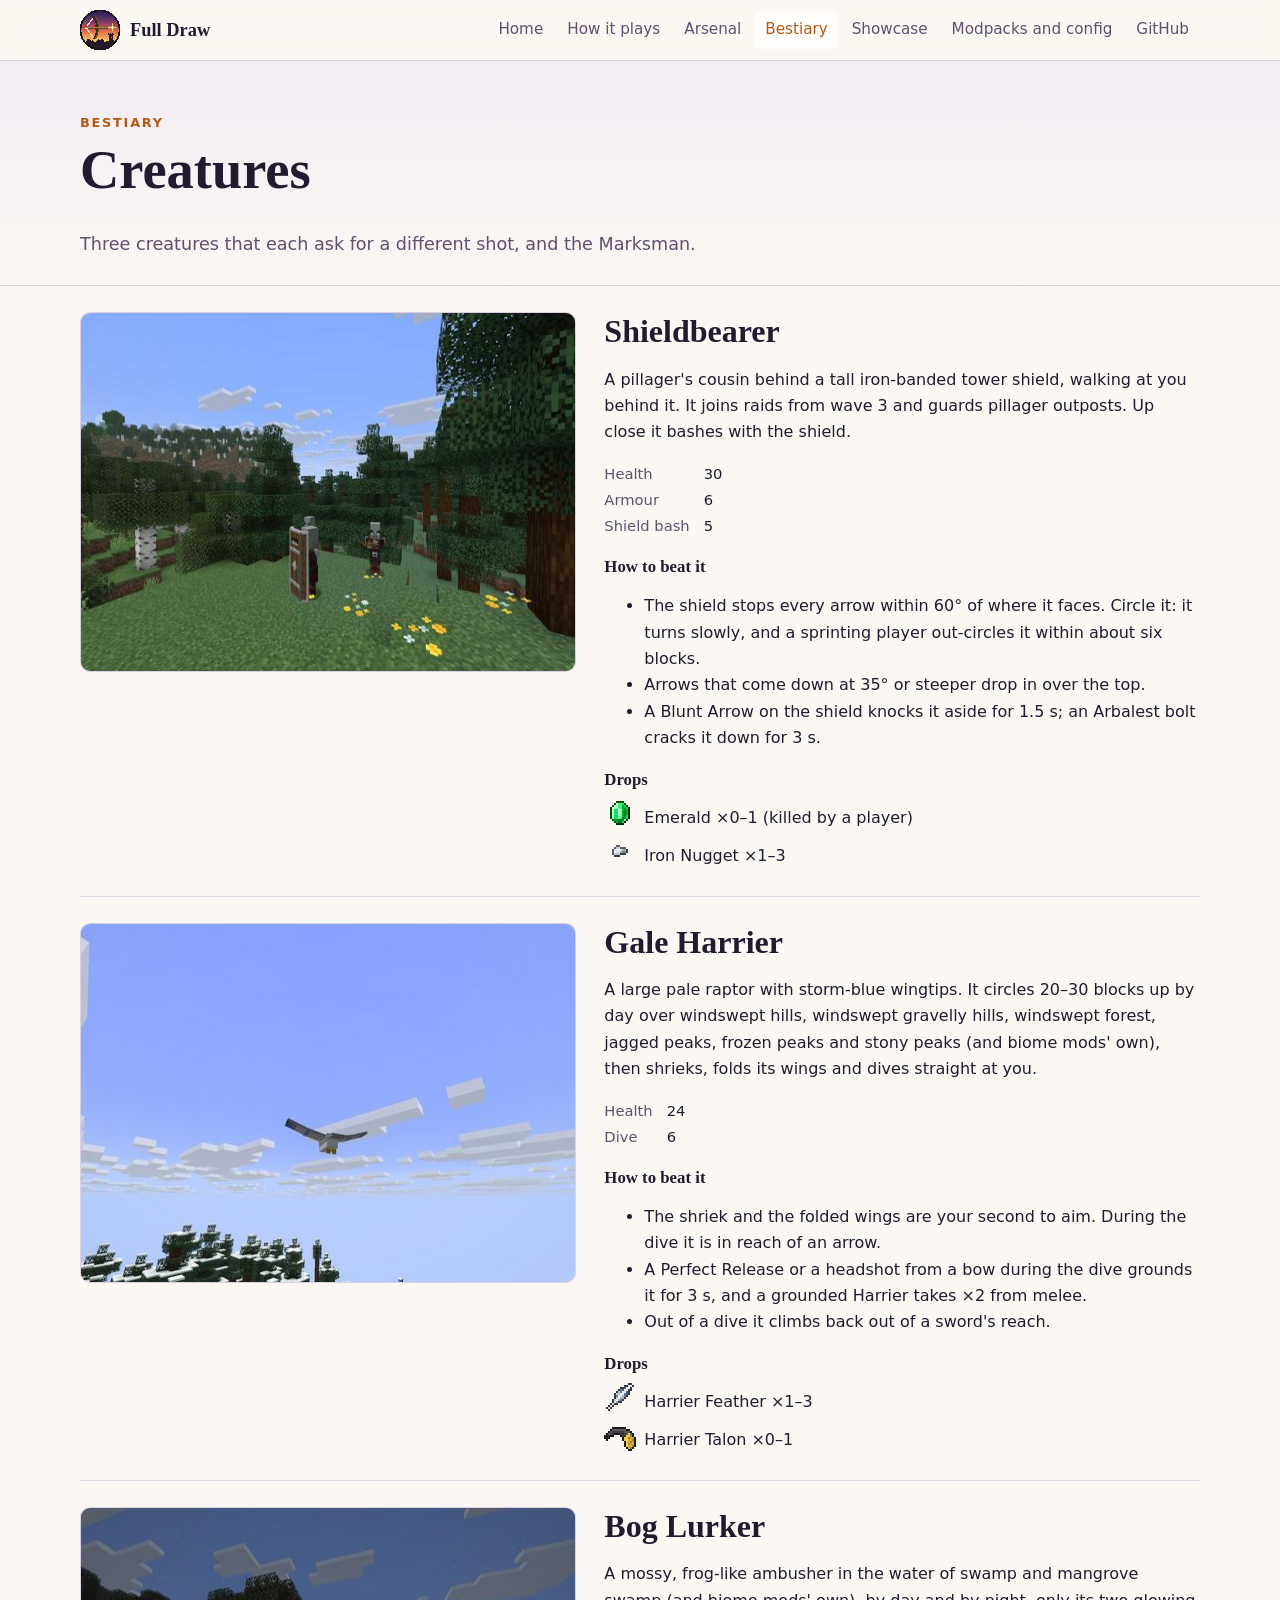
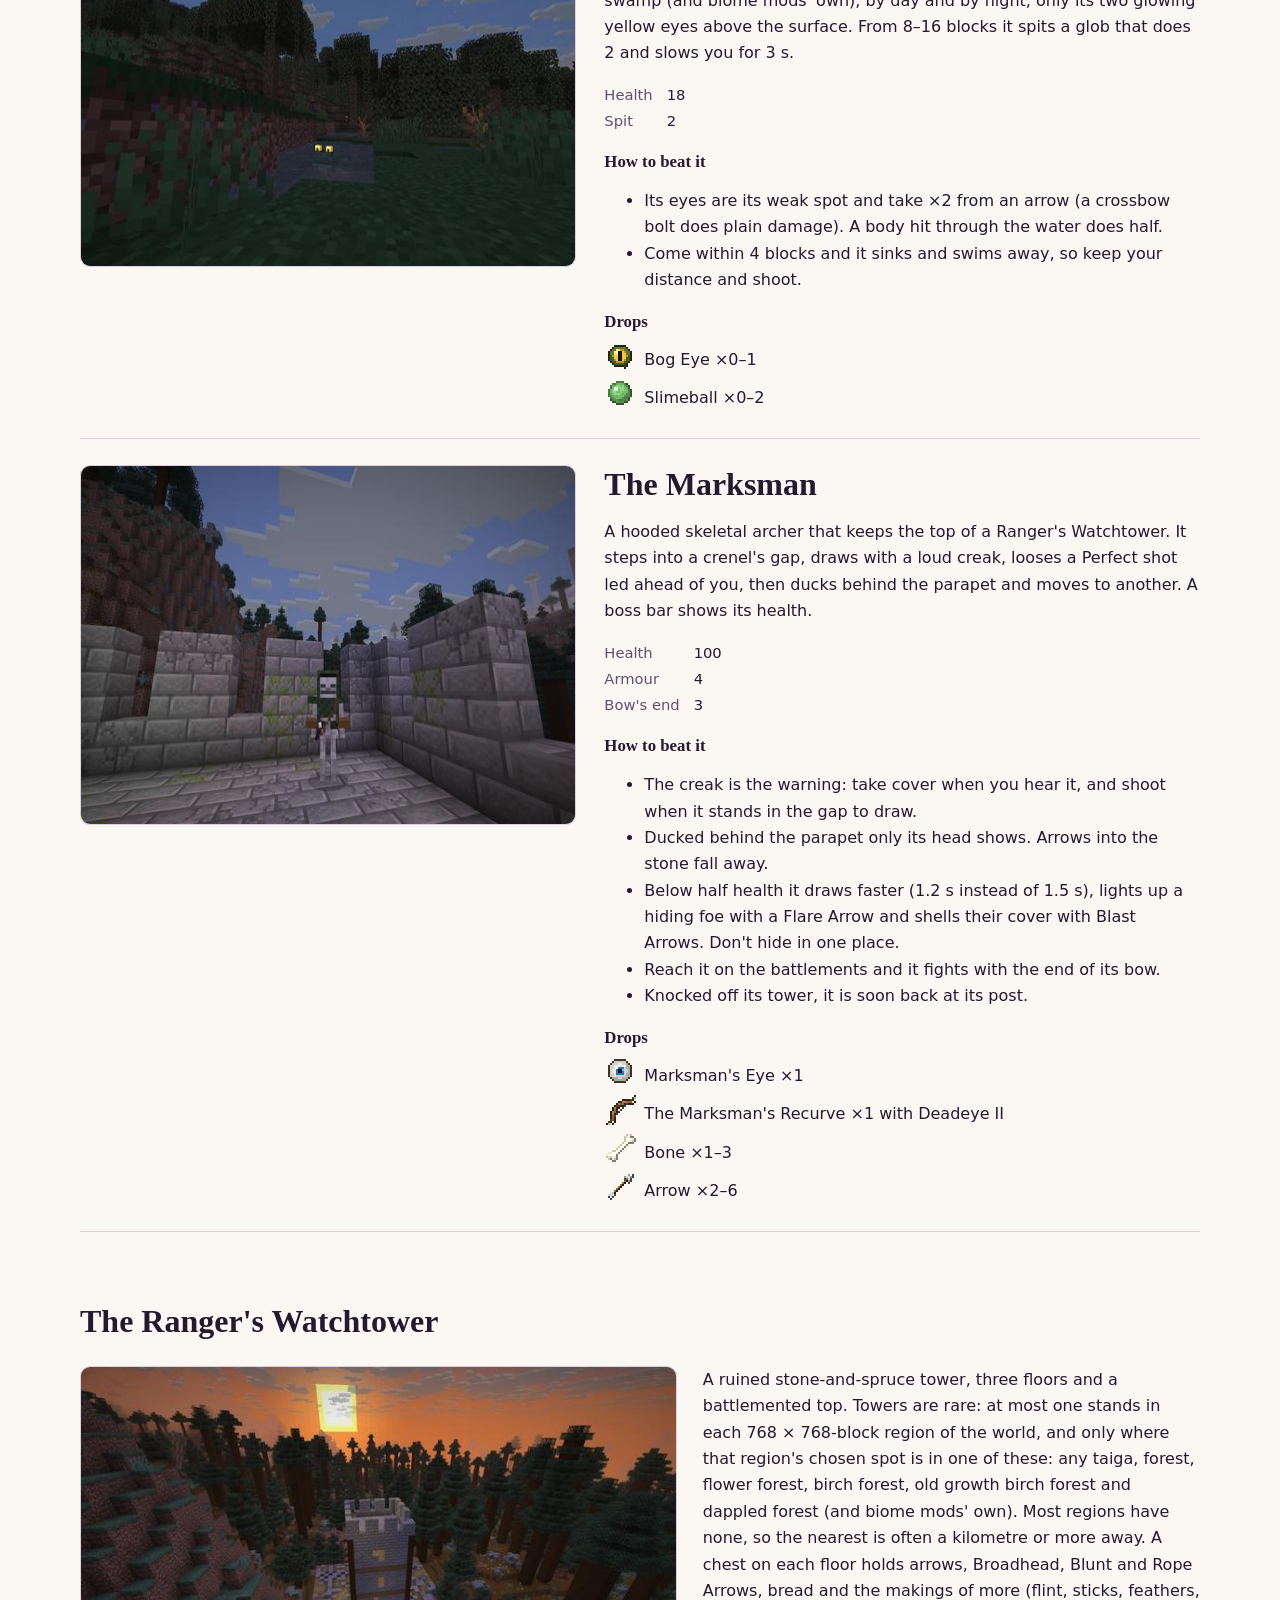
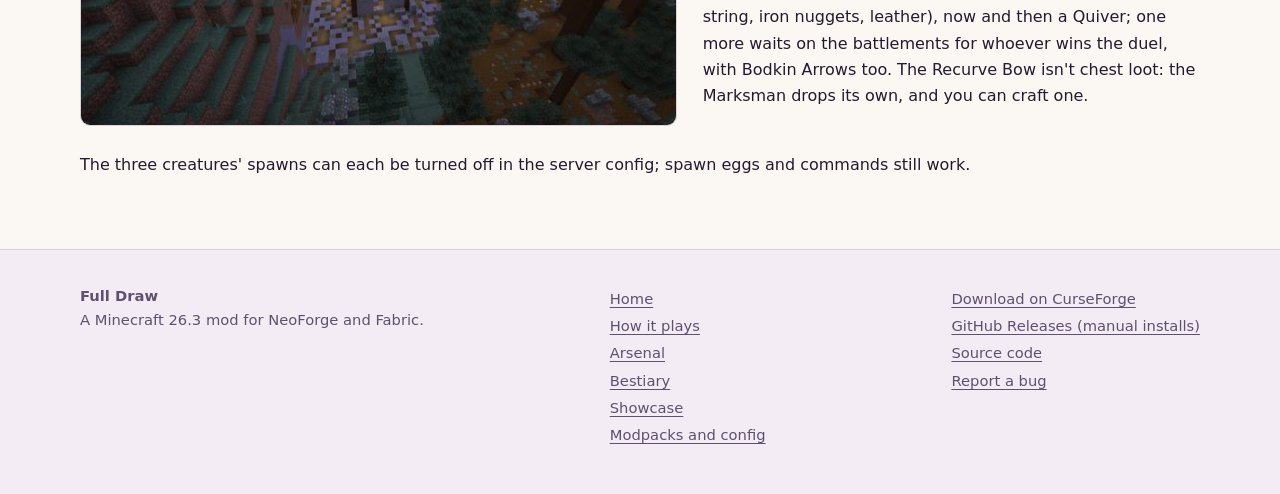
<file: site/bestiary.html>
<!doctype html>
<html lang="en">
<head>
<meta charset="utf-8">
<meta name="viewport" content="width=device-width, initial-scale=1">
<title>Bestiary · Full Draw</title>
<meta name="description" content="The Shieldbearer, the Gale Harrier, the Bog Lurker and the Marksman: where they are and how to beat them.">
<meta property="og:type" content="website">
<meta property="og:title" content="Bestiary · Full Draw">
<meta property="og:description" content="The Shieldbearer, the Gale Harrier, the Bog Lurker and the Marksman: where they are and how to beat them.">
<meta property="og:image" content="https://panda-s-workshop.github.io/full-draw/img/social.jpg">
<meta property="og:url" content="https://panda-s-workshop.github.io/full-draw/bestiary.html">
<meta name="twitter:card" content="summary_large_image">
<meta name="theme-color" content="#120e1a">
<link rel="icon" type="image/png" href="img/icon.png">
<link rel="stylesheet" href="assets/site.css">
</head>
<body>
<a class="skip" href="#main">Skip to content</a>
<header class="top"><div class="wrap">
<a class="brand" href="index.html"><img src="img/icon.png" alt="">Full Draw</a>
<button class="menu-btn" aria-label="Menu" aria-expanded="false">Menu</button>
<nav class="nav" aria-label="Main"><a href="index.html">Home</a><a href="guide.html">How it plays</a><a href="arsenal.html">Arsenal</a><a href="bestiary.html" aria-current="page">Bestiary</a><a href="showcase.html">Showcase</a><a href="packs.html">Modpacks and config</a><a href="https://github.com/Panda-s-Workshop/full-draw" rel="noopener">GitHub</a></nav>
</div></header>
<main id="main">
<div class="pagehead"><div class="wrap"><div class="eyebrow">Bestiary</div><h1>Creatures</h1><p>Three creatures that each ask for a different shot, and the Marksman.</p></div></div><div class="wrap"><article class="beast" id="shieldbearer"><div class="photo"><a class="shot" href="img/shots/bearer.jpg" data-cap="A Shieldbearer behind its tower shield, a pillager at its side"><img src="img/thumbs/bearer.jpg" alt="A Shieldbearer behind its tower shield, a pillager at its side" loading="lazy" width="640" height="360"></a></div><div>
<h2>Shieldbearer</h2><p>A pillager's cousin behind a tall iron-banded tower shield, walking at you
behind it. It joins raids from wave 3 and guards pillager outposts. Up close it bashes with the shield.</p><dl class="kv"><dt>Health</dt><dd>30</dd><dt>Armour</dt><dd>6</dd><dt>Shield bash</dt><dd>5</dd></dl>
<h3>How to beat it</h3><ul><li>The shield stops every arrow within 60° of where it faces. Circle it: it turns slowly,
and a sprinting player out-circles it within about six blocks.</li>
<li>Arrows that come down at 35° or steeper drop in over the top.</li>
<li>A Blunt Arrow on the shield knocks it aside for 1.5 s; an Arbalest bolt cracks it down for 3 s.</li></ul><h3>Drops</h3><ul class="drops"><li><img src="img/tex/minecraft/emerald.png" alt="" class="i" width="24" height="24" loading="lazy">Emerald ×0–1 (killed by a player)</li><li><img src="img/tex/minecraft/iron_nugget.png" alt="" class="i" width="24" height="24" loading="lazy">Iron Nugget ×1–3</li></ul></div></article><article class="beast" id="gale_harrier"><div class="photo"><a class="shot" href="img/shots/harrier.jpg" data-cap="A Gale Harrier circling high over the windswept heights"><img src="img/thumbs/harrier.jpg" alt="A Gale Harrier circling high over the windswept heights" loading="lazy" width="640" height="360"></a></div><div>
<h2>Gale Harrier</h2><p>A large pale raptor with storm-blue wingtips. It circles
20–30 blocks up by day over windswept hills, windswept gravelly hills, windswept forest, jagged peaks, frozen peaks and stony peaks (and biome mods' own), then
shrieks, folds its wings and dives straight at you.</p><dl class="kv"><dt>Health</dt><dd>24</dd><dt>Dive</dt><dd>6</dd></dl>
<h3>How to beat it</h3><ul><li>The shriek and the folded wings are your second to aim. During the dive it is in reach of an arrow.</li>
<li>A Perfect Release or a headshot from a bow during the dive grounds it for 3 s, and a grounded Harrier takes
×2 from melee.</li>
<li>Out of a dive it climbs back out of a sword's reach.</li></ul><h3>Drops</h3><ul class="drops"><li><img src="img/tex/fulldraw/harrier_feather.png" alt="" class="i" width="24" height="24" loading="lazy">Harrier Feather ×1–3</li><li><img src="img/tex/fulldraw/harrier_talon.png" alt="" class="i" width="24" height="24" loading="lazy">Harrier Talon ×0–1</li></ul></div></article><article class="beast" id="bog_lurker"><div class="photo"><a class="shot" href="img/shots/lurker.jpg" data-cap="A Bog Lurker&#x27;s eyes in the swamp at nightfall"><img src="img/thumbs/lurker.jpg" alt="A Bog Lurker&#x27;s eyes in the swamp at nightfall" loading="lazy" width="640" height="360"></a></div><div>
<h2>Bog Lurker</h2><p>A mossy, frog-like ambusher in the water of swamp and mangrove swamp (and biome mods' own), by day
and by night, only its two glowing yellow eyes above the surface. From 8–16 blocks it spits a glob that
does 2 and slows you for 3 s.</p><dl class="kv"><dt>Health</dt><dd>18</dd><dt>Spit</dt><dd>2</dd></dl>
<h3>How to beat it</h3><ul><li>Its eyes are its weak spot and take ×2 from an arrow (a crossbow bolt does plain damage). A body hit through the water does half.</li>
<li>Come within 4 blocks and it sinks and swims away, so keep your distance and shoot.</li></ul><h3>Drops</h3><ul class="drops"><li><img src="img/tex/fulldraw/bog_eye.png" alt="" class="i" width="24" height="24" loading="lazy">Bog Eye ×0–1</li><li><img src="img/tex/minecraft/slime_ball.png" alt="" class="i" width="24" height="24" loading="lazy">Slimeball ×0–2</li></ul></div></article><article class="beast" id="marksman"><div class="photo"><a class="shot" href="img/shots/marksman.jpg" data-cap="The Marksman on its battlements"><img src="img/thumbs/marksman.jpg" alt="The Marksman on its battlements" loading="lazy" width="640" height="360"></a></div><div>
<h2>The Marksman</h2><p>A hooded skeletal archer that keeps the top of a Ranger's Watchtower. It steps
into a crenel's gap, draws with a loud creak, looses a Perfect shot led ahead of you, then ducks behind the parapet and
moves to another. A boss bar shows its health.</p><dl class="kv"><dt>Health</dt><dd>100</dd><dt>Armour</dt><dd>4</dd><dt>Bow's end</dt><dd>3</dd></dl>
<h3>How to beat it</h3><ul><li>The creak is the warning: take cover when you hear it, and shoot when it stands in the gap to draw.</li>
<li>Ducked behind the parapet only its head shows. Arrows into the stone fall away.</li>
<li>Below half health it draws faster (1.2 s instead of 1.5 s), lights up a hiding foe
with a Flare Arrow and shells their cover with Blast Arrows. Don't hide in one place.</li>
<li>Reach it on the battlements and it fights with the end of its bow.</li>
<li>Knocked off its tower, it is soon back at its post.</li></ul><h3>Drops</h3><ul class="drops"><li><img src="img/tex/fulldraw/marksmans_eye.png" alt="" class="i" width="24" height="24" loading="lazy">Marksman&#x27;s Eye ×1</li><li><img src="img/tex/fulldraw/recurve_bow.png" alt="" class="i" width="24" height="24" loading="lazy">The Marksman&#x27;s Recurve ×1 with Deadeye II</li><li><img src="img/tex/minecraft/bone.png" alt="" class="i" width="24" height="24" loading="lazy">Bone ×1–3</li><li><img src="img/tex/minecraft/arrow.png" alt="" class="i" width="24" height="24" loading="lazy">Arrow ×2–6</li></ul></div></article><h2 id="watchtower">The Ranger's Watchtower</h2><div class="split"><a class="shot" href="img/shots/tower.jpg" data-cap="The watchtower over the taiga at dusk"><img src="img/thumbs/tower.jpg" alt="The watchtower over the taiga at dusk" loading="lazy" width="640" height="360"></a><div><p>A ruined stone-and-spruce tower, three floors and a battlemented top.
Towers are rare: at most one stands in each 768 × 768-block region of the world, and only where that region's chosen spot is in one of these: any taiga, forest, flower forest, birch forest, old growth birch forest and dappled forest (and biome mods' own). Most regions have none, so the nearest is often a kilometre or more away. A chest on each floor holds arrows, Broadhead, Blunt and Rope Arrows, bread and
the makings of more (flint, sticks, feathers, string, iron nuggets, leather), now and then a Quiver; one more waits on the
battlements for whoever wins the duel, with Bodkin Arrows too. The Recurve Bow isn't
chest loot: the Marksman drops its own, and you can craft one.</p></div></div><p>The three creatures' spawns can each be turned off in the server config; spawn eggs and commands still work.</p></div>
</main>
<footer><div class="wrap cols">
<div><b>Full Draw</b><br>A Minecraft 26.3 mod for NeoForge and Fabric.</div>
<div><ul><li><a href="index.html">Home</a></li><li><a href="guide.html">How it plays</a></li><li><a href="arsenal.html">Arsenal</a></li><li><a href="bestiary.html">Bestiary</a></li><li><a href="showcase.html">Showcase</a></li><li><a href="packs.html">Modpacks and config</a></li></ul></div>
<div><ul>
<li><a href="https://www.curseforge.com/minecraft/mc-mods/full-draw-archery-overhaul" rel="noopener">Download on CurseForge</a></li>
<li><a href="https://github.com/Panda-s-Workshop/full-draw/releases">GitHub Releases (manual installs)</a></li>
<li><a href="https://github.com/Panda-s-Workshop/full-draw">Source code</a></li>
<li><a href="https://github.com/Panda-s-Workshop/full-draw/issues">Report a bug</a></li>
</ul></div>
</div></footer>
<script src="assets/site.js" defer></script>
</body>
</html>
</file>
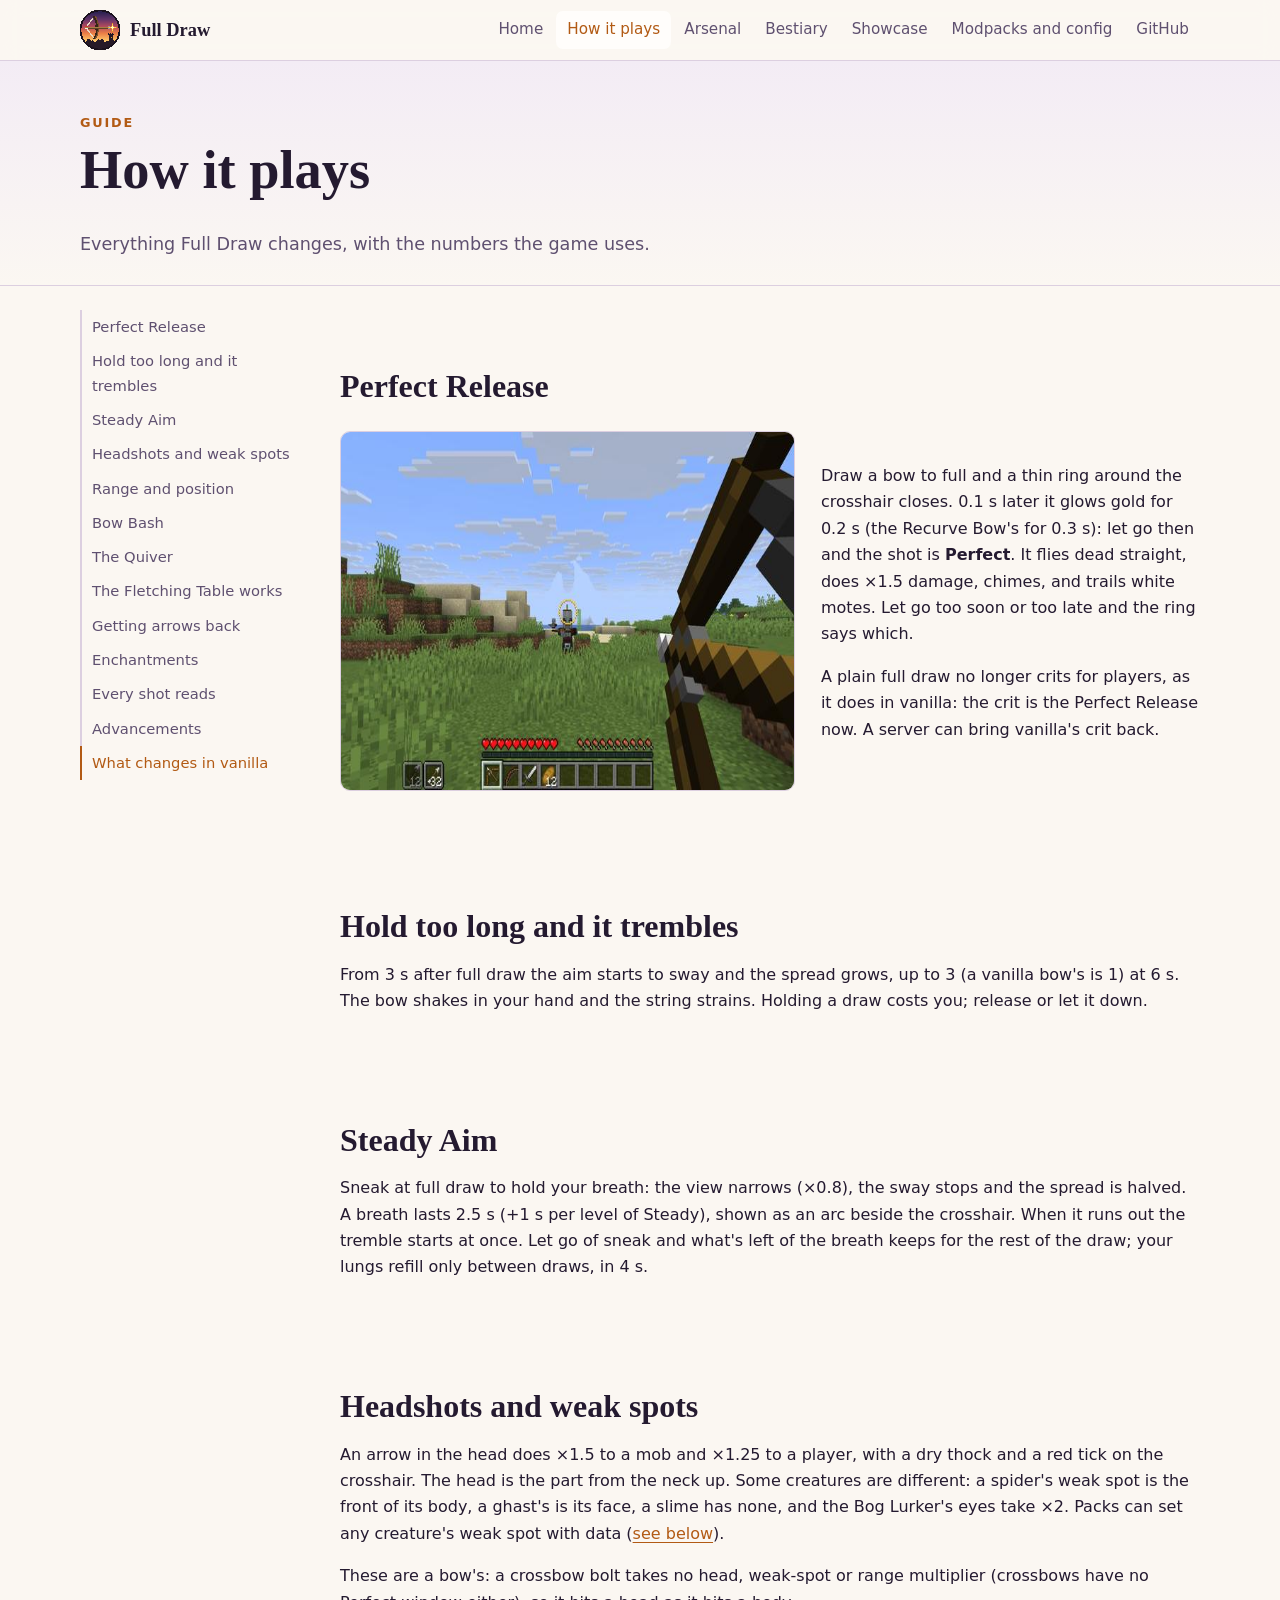
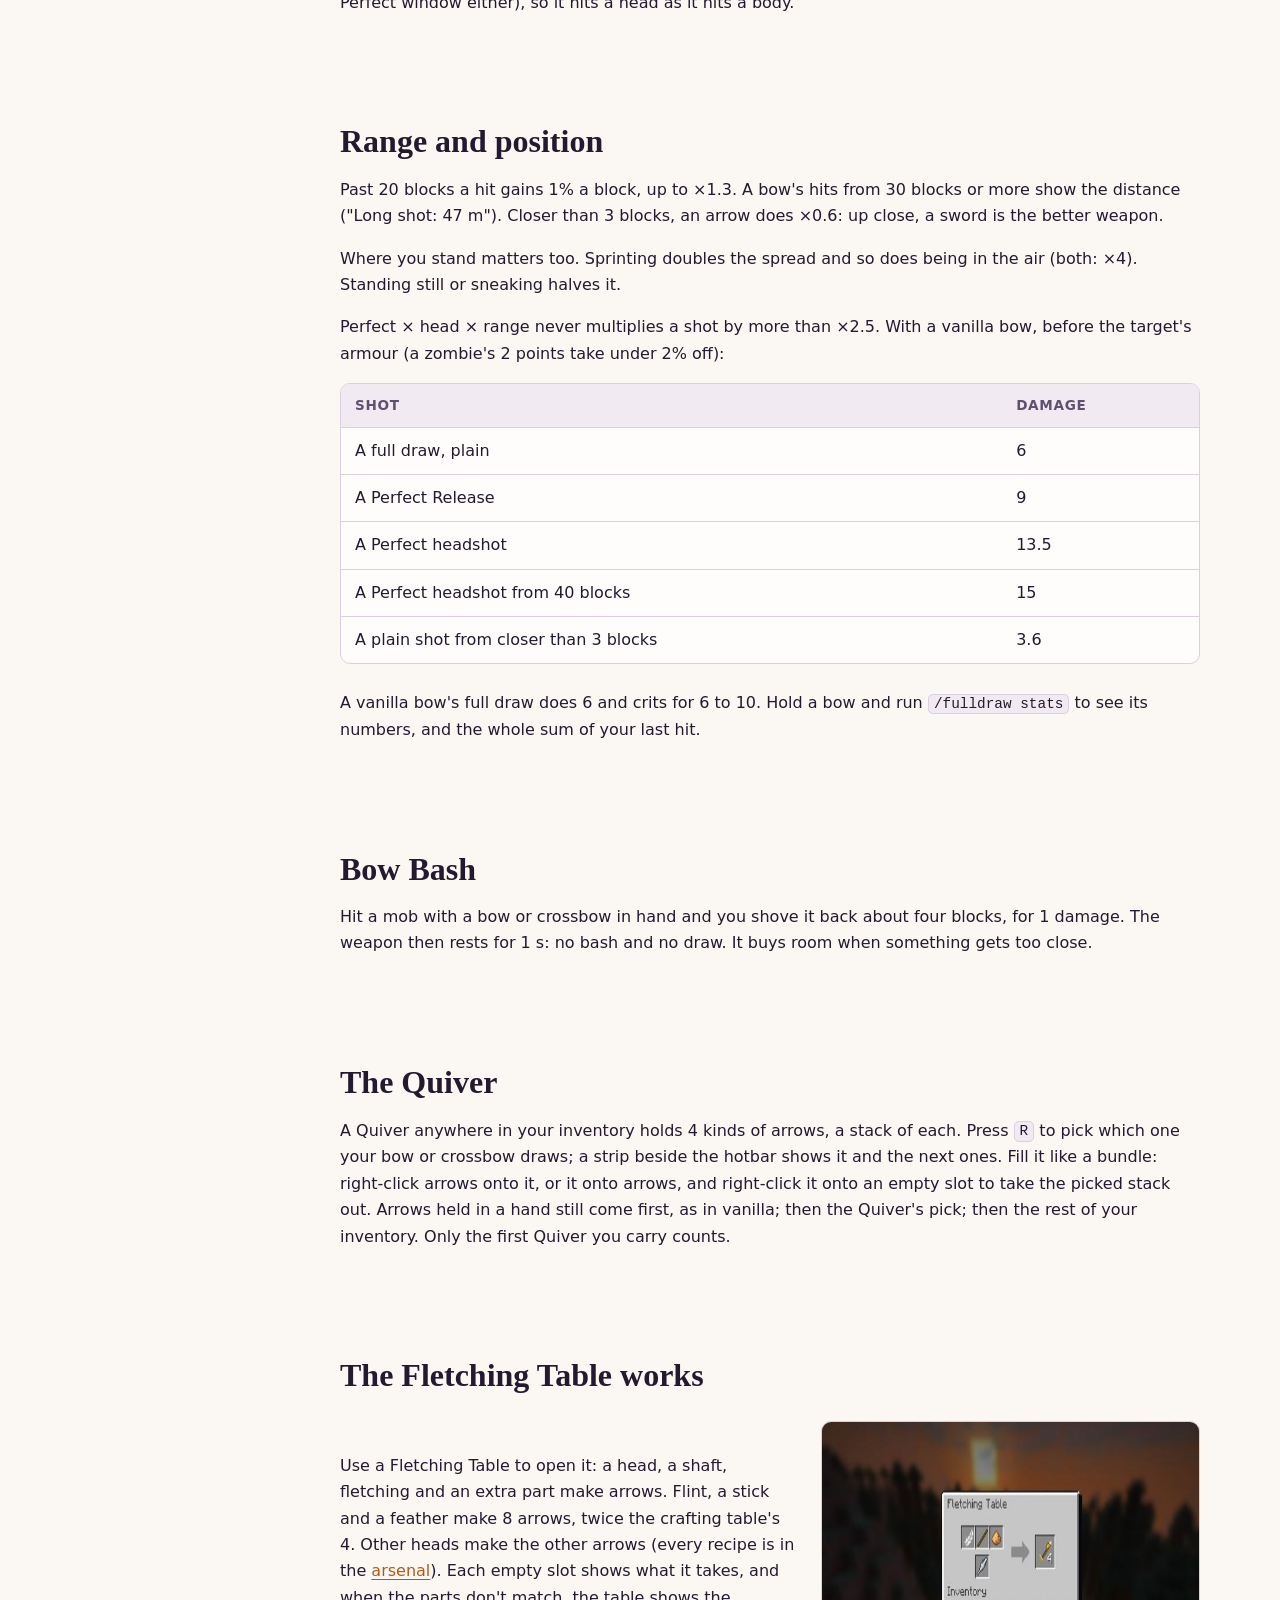
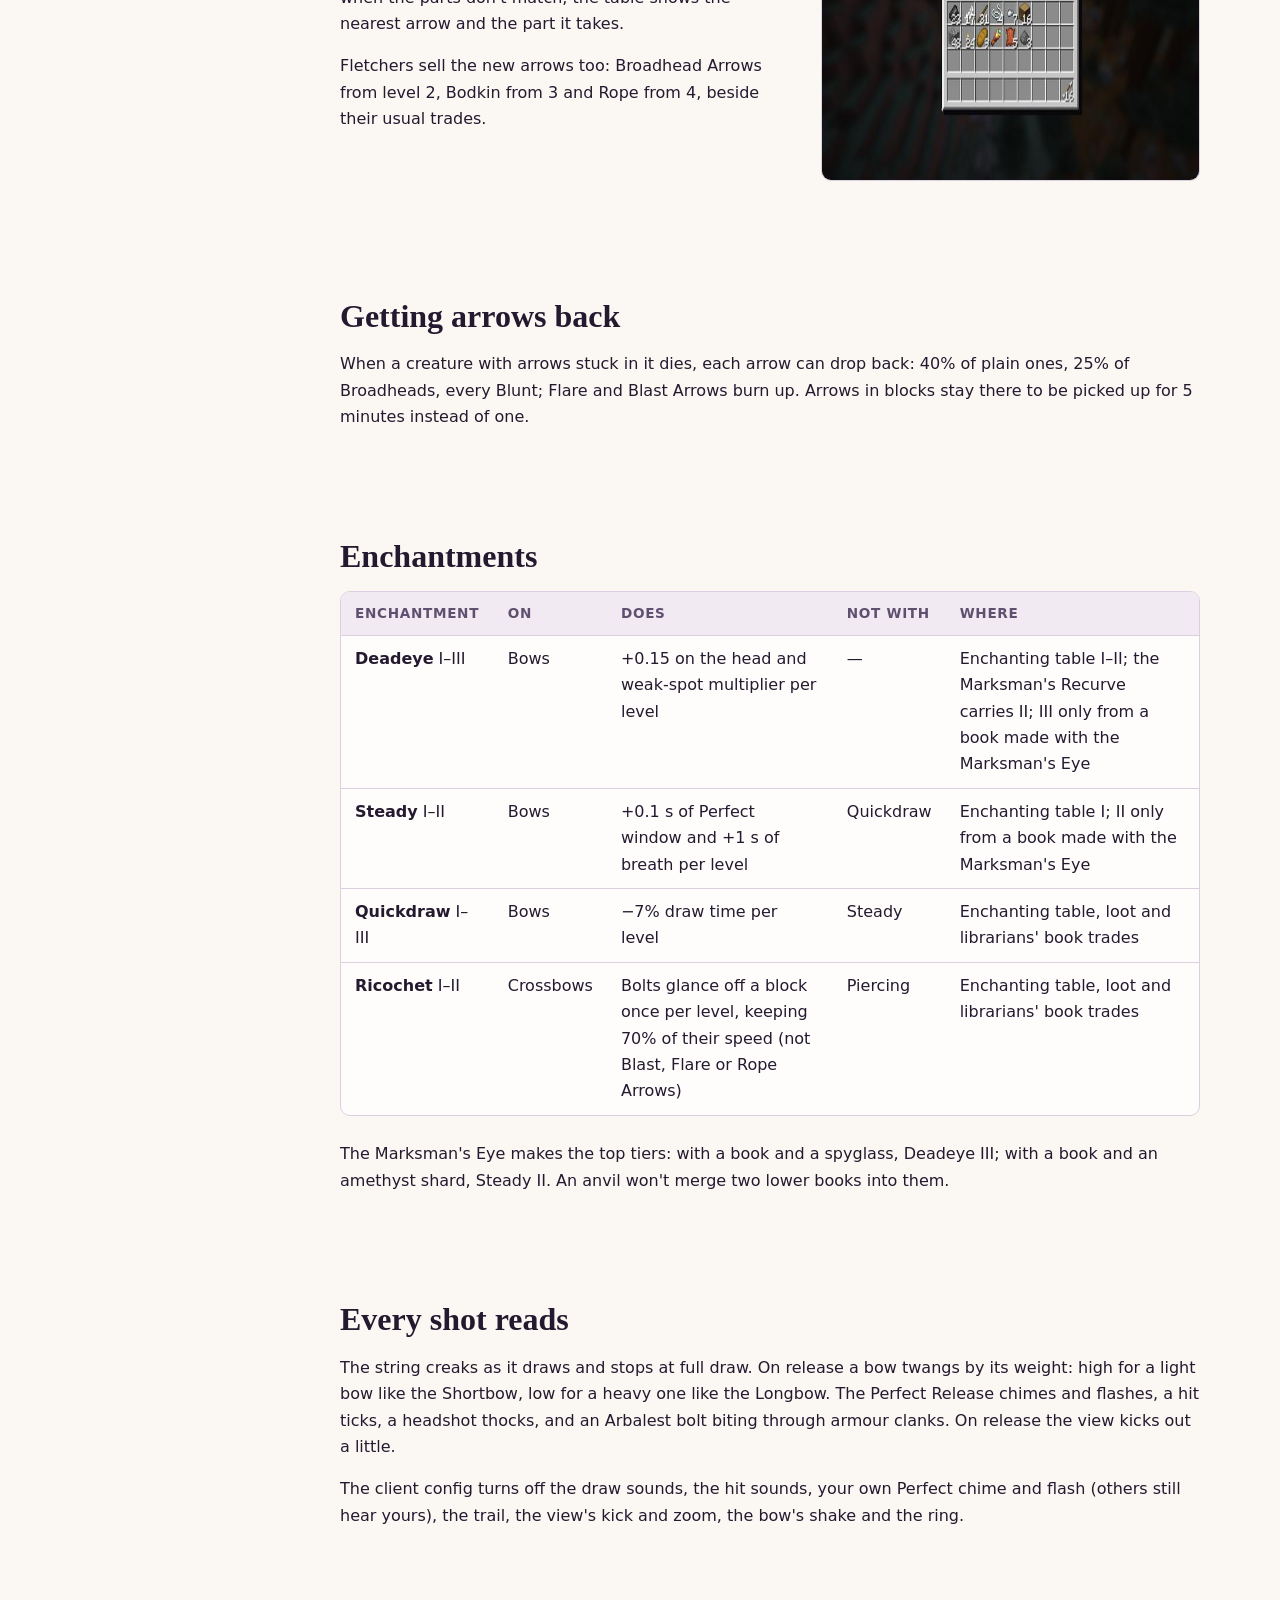
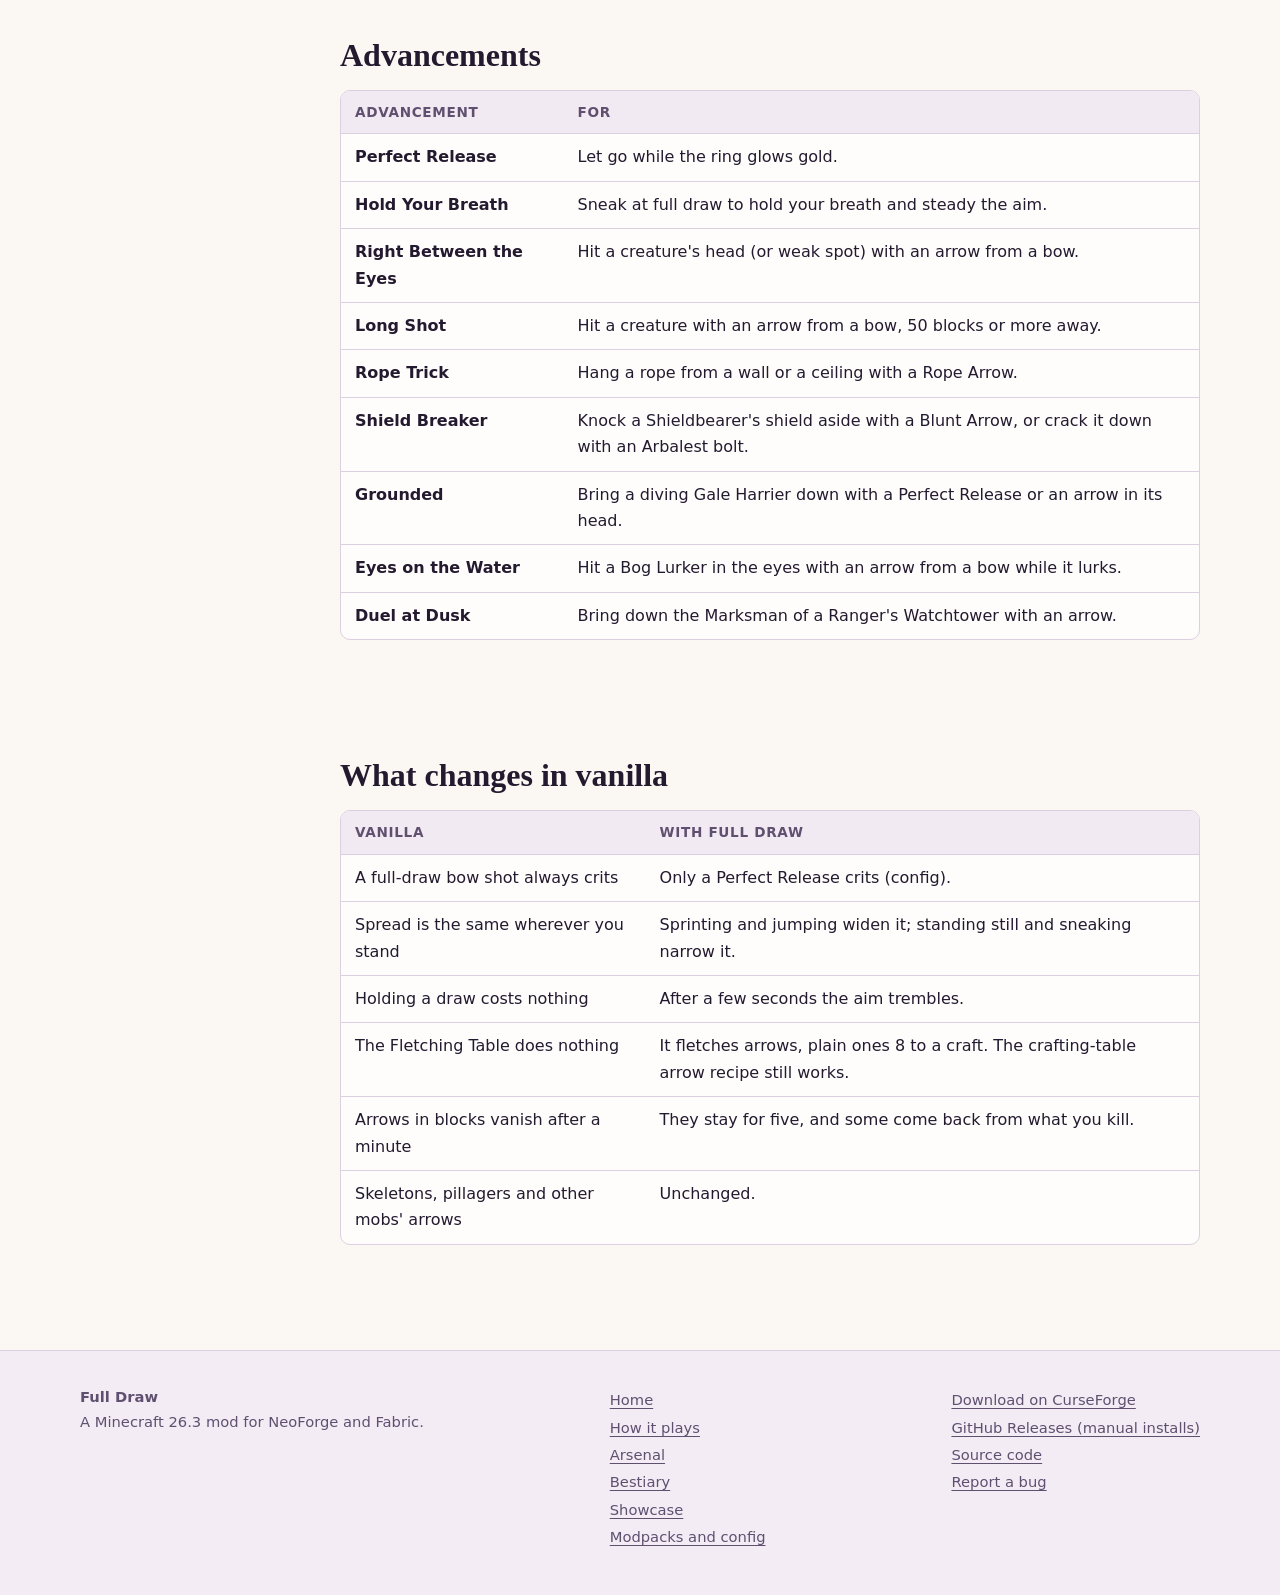
<file: site/guide.html>
<!doctype html>
<html lang="en">
<head>
<meta charset="utf-8">
<meta name="viewport" content="width=device-width, initial-scale=1">
<title>How it plays · Full Draw</title>
<meta name="description" content="The Perfect Release, tremble, Steady Aim, headshots, range, the Quiver, the Fletching Table and the enchantments, with every number.">
<meta property="og:type" content="website">
<meta property="og:title" content="How it plays · Full Draw">
<meta property="og:description" content="The Perfect Release, tremble, Steady Aim, headshots, range, the Quiver, the Fletching Table and the enchantments, with every number.">
<meta property="og:image" content="https://panda-s-workshop.github.io/full-draw/img/social.jpg">
<meta property="og:url" content="https://panda-s-workshop.github.io/full-draw/guide.html">
<meta name="twitter:card" content="summary_large_image">
<meta name="theme-color" content="#120e1a">
<link rel="icon" type="image/png" href="img/icon.png">
<link rel="stylesheet" href="assets/site.css">
</head>
<body>
<a class="skip" href="#main">Skip to content</a>
<header class="top"><div class="wrap">
<a class="brand" href="index.html"><img src="img/icon.png" alt="">Full Draw</a>
<button class="menu-btn" aria-label="Menu" aria-expanded="false">Menu</button>
<nav class="nav" aria-label="Main"><a href="index.html">Home</a><a href="guide.html" aria-current="page">How it plays</a><a href="arsenal.html">Arsenal</a><a href="bestiary.html">Bestiary</a><a href="showcase.html">Showcase</a><a href="packs.html">Modpacks and config</a><a href="https://github.com/Panda-s-Workshop/full-draw" rel="noopener">GitHub</a></nav>
</div></header>
<main id="main">
<div class="pagehead"><div class="wrap"><div class="eyebrow">Guide</div><h1>How it plays</h1><p>Everything Full Draw changes, with the numbers the game uses.</p></div></div><div class="wrap with-toc"><nav class="toc" aria-label="On this page"><a href="#perfect">Perfect Release</a><a href="#tremble">Hold too long and it trembles</a><a href="#steady">Steady Aim</a><a href="#precision">Headshots and weak spots</a><a href="#range">Range and position</a><a href="#bash">Bow Bash</a><a href="#quiver">The Quiver</a><a href="#fletching">The Fletching Table works</a><a href="#recovery">Getting arrows back</a><a href="#enchantments">Enchantments</a><a href="#feedback">Every shot reads</a><a href="#advancements">Advancements</a><a href="#vanilla">What changes in vanilla</a></nav><div><section id="perfect"><h2>Perfect Release</h2><div class="split"><a class="shot" href="img/shots/perfect.jpg" data-cap="At full draw on a pillager: the ring glows gold, let go now for a Perfect Release"><img src="img/thumbs/perfect.jpg" alt="At full draw on a pillager: the ring glows gold, let go now for a Perfect Release" loading="lazy" width="640" height="360"></a><div><p>Draw a bow to full and a thin ring around the crosshair closes. 0.1 s later
it glows gold for 0.2 s (the Recurve Bow's for 0.3 s): let go then and the shot is
<b>Perfect</b>. It flies dead straight, does ×1.5 damage, chimes, and trails white motes. Let go too soon or too
late and the ring says which.</p>
<p>A plain full draw no longer crits for players, as it does in vanilla: the crit is the Perfect Release now. A server
can bring vanilla's crit back.</p></div></div></section><section id="tremble"><h2>Hold too long and it trembles</h2><p>From 3 s after full draw the aim starts to sway and the
spread grows, up to 3 (a vanilla bow's is 1) at 6 s. The bow shakes in your hand and the string strains.
Holding a draw costs you; release or let it down.</p></section><section id="steady"><h2>Steady Aim</h2><p>Sneak at full draw to hold your breath: the view narrows (×0.8), the sway stops and the spread is
halved. A breath lasts 2.5 s (+1 s per level of Steady), shown as an arc beside the crosshair.
When it runs out the tremble starts at once. Let go of sneak and what's left of the breath keeps for the rest of the draw;
your lungs refill only between draws, in 4 s.</p></section><section id="precision"><h2>Headshots and weak spots</h2><p>An arrow in the head does ×1.5 to a mob and ×1.25
to a player, with a dry thock and a red tick on the crosshair. The head is the part from the neck up. Some creatures
are different: a spider's weak spot is the front of its body, a ghast's is its face, a slime has none, and the Bog
Lurker's eyes take ×2. Packs can set any creature's weak spot with data (<a href="packs.html#data">see below</a>).</p>
<p>These are a bow's: a crossbow bolt takes no head, weak-spot or range multiplier (crossbows have no Perfect window
either), so it hits a head as it hits a body.</p></section><section id="range"><h2>Range and position</h2><p>Past 20 blocks a hit gains 1% a block, up to
×1.3. A bow's hits from 30 blocks or more show the distance ("Long shot: 47 m"). Closer than
3 blocks, an arrow does ×0.6: up close, a sword is the better weapon.</p>
<p>Where you stand matters too. Sprinting doubles the spread and so does being in the air (both: ×4). Standing still or
sneaking halves it.</p>
<p>Perfect × head × range never multiplies a shot by more than ×2.5. With a vanilla bow, before the
target's armour (a zombie's 2 points take under 2% off):</p>
<div class="tw"><table><thead><tr><th>Shot</th><th>Damage</th></tr></thead><tbody><tr><td>A full draw, plain</td><td>6</td></tr><tr><td>A Perfect Release</td><td>9</td></tr><tr><td>A Perfect headshot</td><td>13.5</td></tr><tr><td>A Perfect headshot from 40 blocks</td><td>15</td></tr><tr><td>A plain shot from closer than 3 blocks</td><td>3.6</td></tr></tbody></table></div>
<p>A vanilla bow's full draw does 6 and crits for 6 to 10. Hold a bow and run
<code>/fulldraw stats</code> to see its numbers, and the whole sum of your last hit.</p></section><section id="bash"><h2>Bow Bash</h2><p>Hit a mob with a bow or crossbow in hand and you shove it back about four blocks, for 1 damage.
The weapon then rests for 1 s: no bash and no draw. It buys room when something gets too close.</p></section><section id="quiver"><h2>The Quiver</h2><p>A Quiver anywhere in your inventory holds 4 kinds of arrows, a stack of each. Press
<kbd>R</kbd> to pick which one your bow or crossbow draws; a strip beside the hotbar shows it and the next ones. Fill it
like a bundle: right-click arrows onto it, or it onto arrows, and right-click it onto an empty slot to take the picked
stack out. Arrows held in a hand still come first, as in vanilla; then the Quiver's pick; then the rest of your
inventory. Only the first Quiver you carry counts.</p></section><section id="fletching"><h2>The Fletching Table works</h2><div class="split flip"><a class="shot" href="img/shots/fletching.jpg" data-cap="The Fletching Table: glowstone dust, a stick, a feather and a Harrier Feather make Flare Arrows"><img src="img/thumbs/fletching.jpg" alt="The Fletching Table: glowstone dust, a stick, a feather and a Harrier Feather make Flare Arrows" loading="lazy" width="640" height="360"></a><div><p>Use a Fletching Table to open it: a head, a shaft, fletching and an extra part make arrows. Flint,
a stick and a feather make 8 arrows, twice the crafting table's 4. Other heads make the other arrows (every recipe is
in the <a href="arsenal.html#arrows">arsenal</a>). Each empty slot shows what it takes, and when the parts don't
match, the table shows the nearest arrow and the part it takes.</p>
<p>Fletchers sell the new arrows too: Broadhead Arrows from level 2, Bodkin from 3 and Rope from 4, beside their usual trades.</p></div></div></section><section id="recovery"><h2>Getting arrows back</h2><p>When a creature with arrows stuck in it dies, each arrow can drop back: 40% of
plain ones, 25% of Broadheads, every Blunt; Flare and Blast Arrows burn up. Arrows in
blocks stay there to be picked up for 5 minutes instead of one.</p></section><section id="enchantments"><h2>Enchantments</h2><div class="tw"><table><thead><tr><th>Enchantment</th><th>On</th><th>Does</th><th>Not with</th><th>Where</th></tr></thead><tbody><tr><td><b>Deadeye</b> I–III</td><td>Bows</td><td>+0.15 on the head and weak-spot multiplier per level</td><td>—</td><td>Enchanting table I–II; the Marksman's Recurve carries II; III only from a book made with the Marksman's Eye</td></tr><tr><td><b>Steady</b> I–II</td><td>Bows</td><td>+0.1 s of Perfect window and +1 s of breath per level</td><td>Quickdraw</td><td>Enchanting table I; II only from a book made with the Marksman's Eye</td></tr><tr><td><b>Quickdraw</b> I–III</td><td>Bows</td><td>−7% draw time per level</td><td>Steady</td><td>Enchanting table, loot and librarians' book trades</td></tr><tr><td><b>Ricochet</b> I–II</td><td>Crossbows</td><td>Bolts glance off a block once per level, keeping 70% of their speed (not Blast, Flare or Rope Arrows)</td><td>Piercing</td><td>Enchanting table, loot and librarians' book trades</td></tr></tbody></table></div><p>The Marksman's Eye makes the top tiers: with a book and a spyglass,
Deadeye III; with a book and an amethyst shard, Steady II. An anvil won't merge two lower books into them.</p></section><section id="feedback"><h2>Every shot reads</h2><p>The string creaks as it draws and stops at full draw. On release a bow twangs
by its weight: high for a light bow like the Shortbow, low for a heavy one like the Longbow. The Perfect Release chimes
and flashes, a hit ticks, a headshot thocks, and an Arbalest bolt biting through armour clanks. On release the view
kicks out a little.</p>
<p>The client config turns off the draw sounds, the hit sounds, your own Perfect chime and flash (others still hear
yours), the trail, the view's kick and zoom, the bow's shake and the ring.</p></section><section id="advancements"><h2>Advancements</h2><div class="tw"><table><thead><tr><th>Advancement</th><th>For</th></tr></thead><tbody><tr><td><b>Perfect Release</b></td><td>Let go while the ring glows gold.</td></tr><tr><td><b>Hold Your Breath</b></td><td>Sneak at full draw to hold your breath and steady the aim.</td></tr><tr><td><b>Right Between the Eyes</b></td><td>Hit a creature&#x27;s head (or weak spot) with an arrow from a bow.</td></tr><tr><td><b>Long Shot</b></td><td>Hit a creature with an arrow from a bow, 50 blocks or more away.</td></tr><tr><td><b>Rope Trick</b></td><td>Hang a rope from a wall or a ceiling with a Rope Arrow.</td></tr><tr><td><b>Shield Breaker</b></td><td>Knock a Shieldbearer&#x27;s shield aside with a Blunt Arrow, or crack it down with an Arbalest bolt.</td></tr><tr><td><b>Grounded</b></td><td>Bring a diving Gale Harrier down with a Perfect Release or an arrow in its head.</td></tr><tr><td><b>Eyes on the Water</b></td><td>Hit a Bog Lurker in the eyes with an arrow from a bow while it lurks.</td></tr><tr><td><b>Duel at Dusk</b></td><td>Bring down the Marksman of a Ranger&#x27;s Watchtower with an arrow.</td></tr></tbody></table></div></section><section id="vanilla"><h2>What changes in vanilla</h2><div class="tw"><table><thead><tr><th>Vanilla</th><th>With Full Draw</th></tr></thead><tbody>
<tr><td>A full-draw bow shot always crits</td><td>Only a Perfect Release crits (config).</td></tr>
<tr><td>Spread is the same wherever you stand</td><td>Sprinting and jumping widen it; standing still and sneaking narrow it.</td></tr>
<tr><td>Holding a draw costs nothing</td><td>After a few seconds the aim trembles.</td></tr>
<tr><td>The Fletching Table does nothing</td><td>It fletches arrows, plain ones 8 to a craft. The crafting-table arrow recipe still works.</td></tr>
<tr><td>Arrows in blocks vanish after a minute</td><td>They stay for five, and some come back from what you kill.</td></tr>
<tr><td>Skeletons, pillagers and other mobs' arrows</td><td>Unchanged.</td></tr>
</tbody></table></div></section></div></div>
</main>
<footer><div class="wrap cols">
<div><b>Full Draw</b><br>A Minecraft 26.3 mod for NeoForge and Fabric.</div>
<div><ul><li><a href="index.html">Home</a></li><li><a href="guide.html">How it plays</a></li><li><a href="arsenal.html">Arsenal</a></li><li><a href="bestiary.html">Bestiary</a></li><li><a href="showcase.html">Showcase</a></li><li><a href="packs.html">Modpacks and config</a></li></ul></div>
<div><ul>
<li><a href="https://www.curseforge.com/minecraft/mc-mods/full-draw-archery-overhaul" rel="noopener">Download on CurseForge</a></li>
<li><a href="https://github.com/Panda-s-Workshop/full-draw/releases">GitHub Releases (manual installs)</a></li>
<li><a href="https://github.com/Panda-s-Workshop/full-draw">Source code</a></li>
<li><a href="https://github.com/Panda-s-Workshop/full-draw/issues">Report a bug</a></li>
</ul></div>
</div></footer>
<script src="assets/site.js" defer></script>
</body>
</html>
</file>
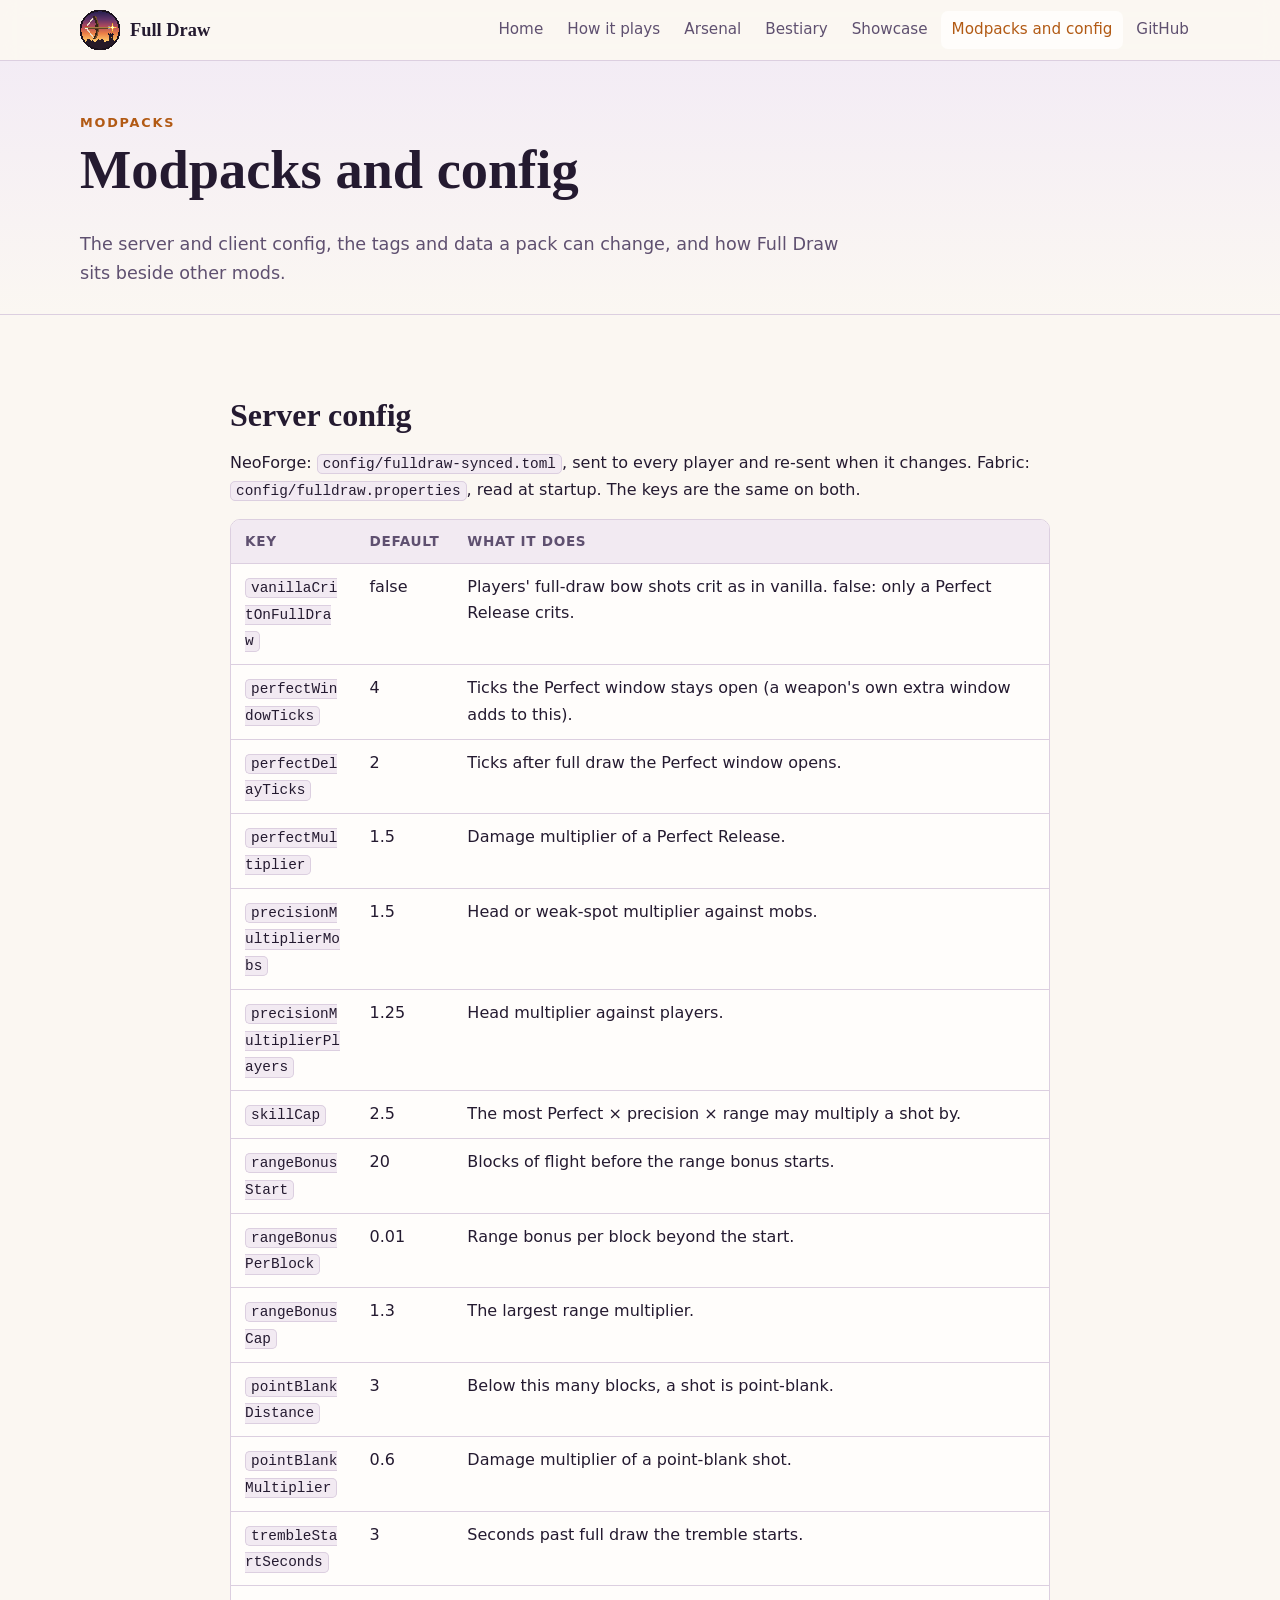
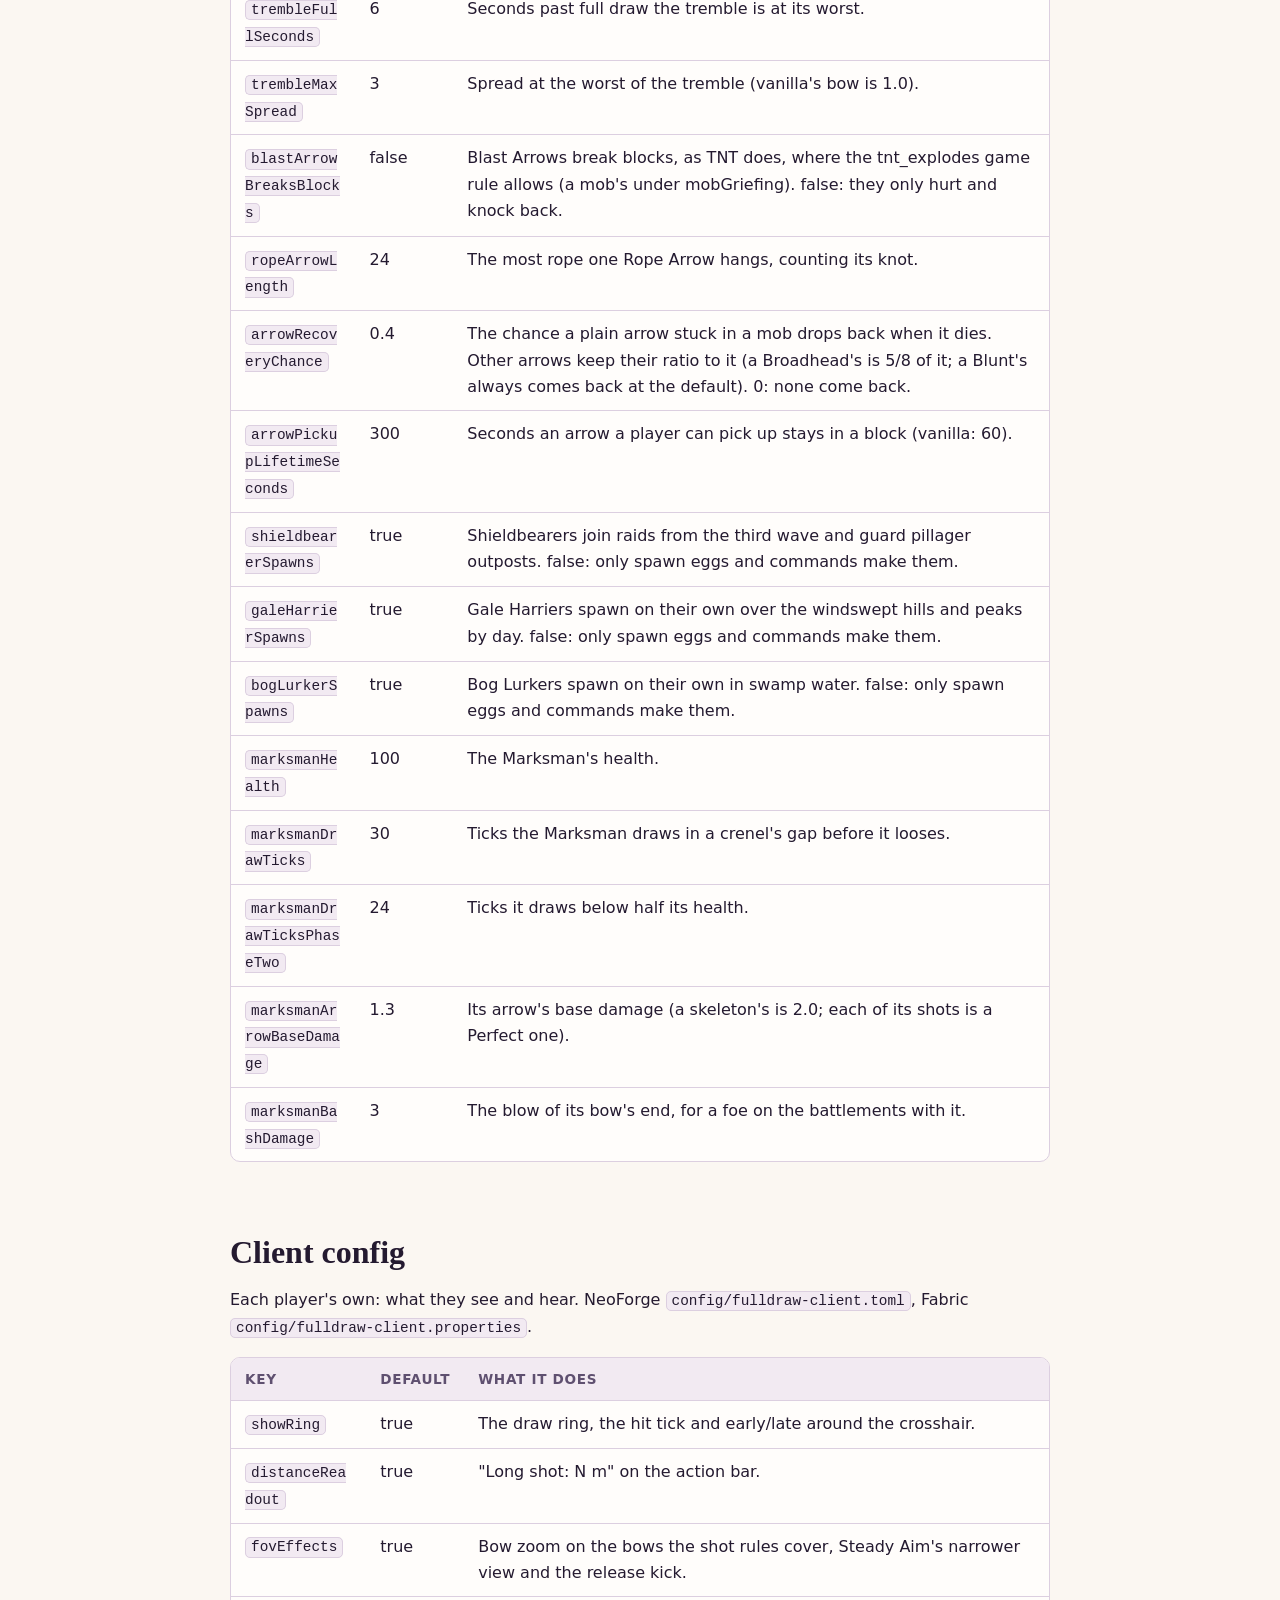
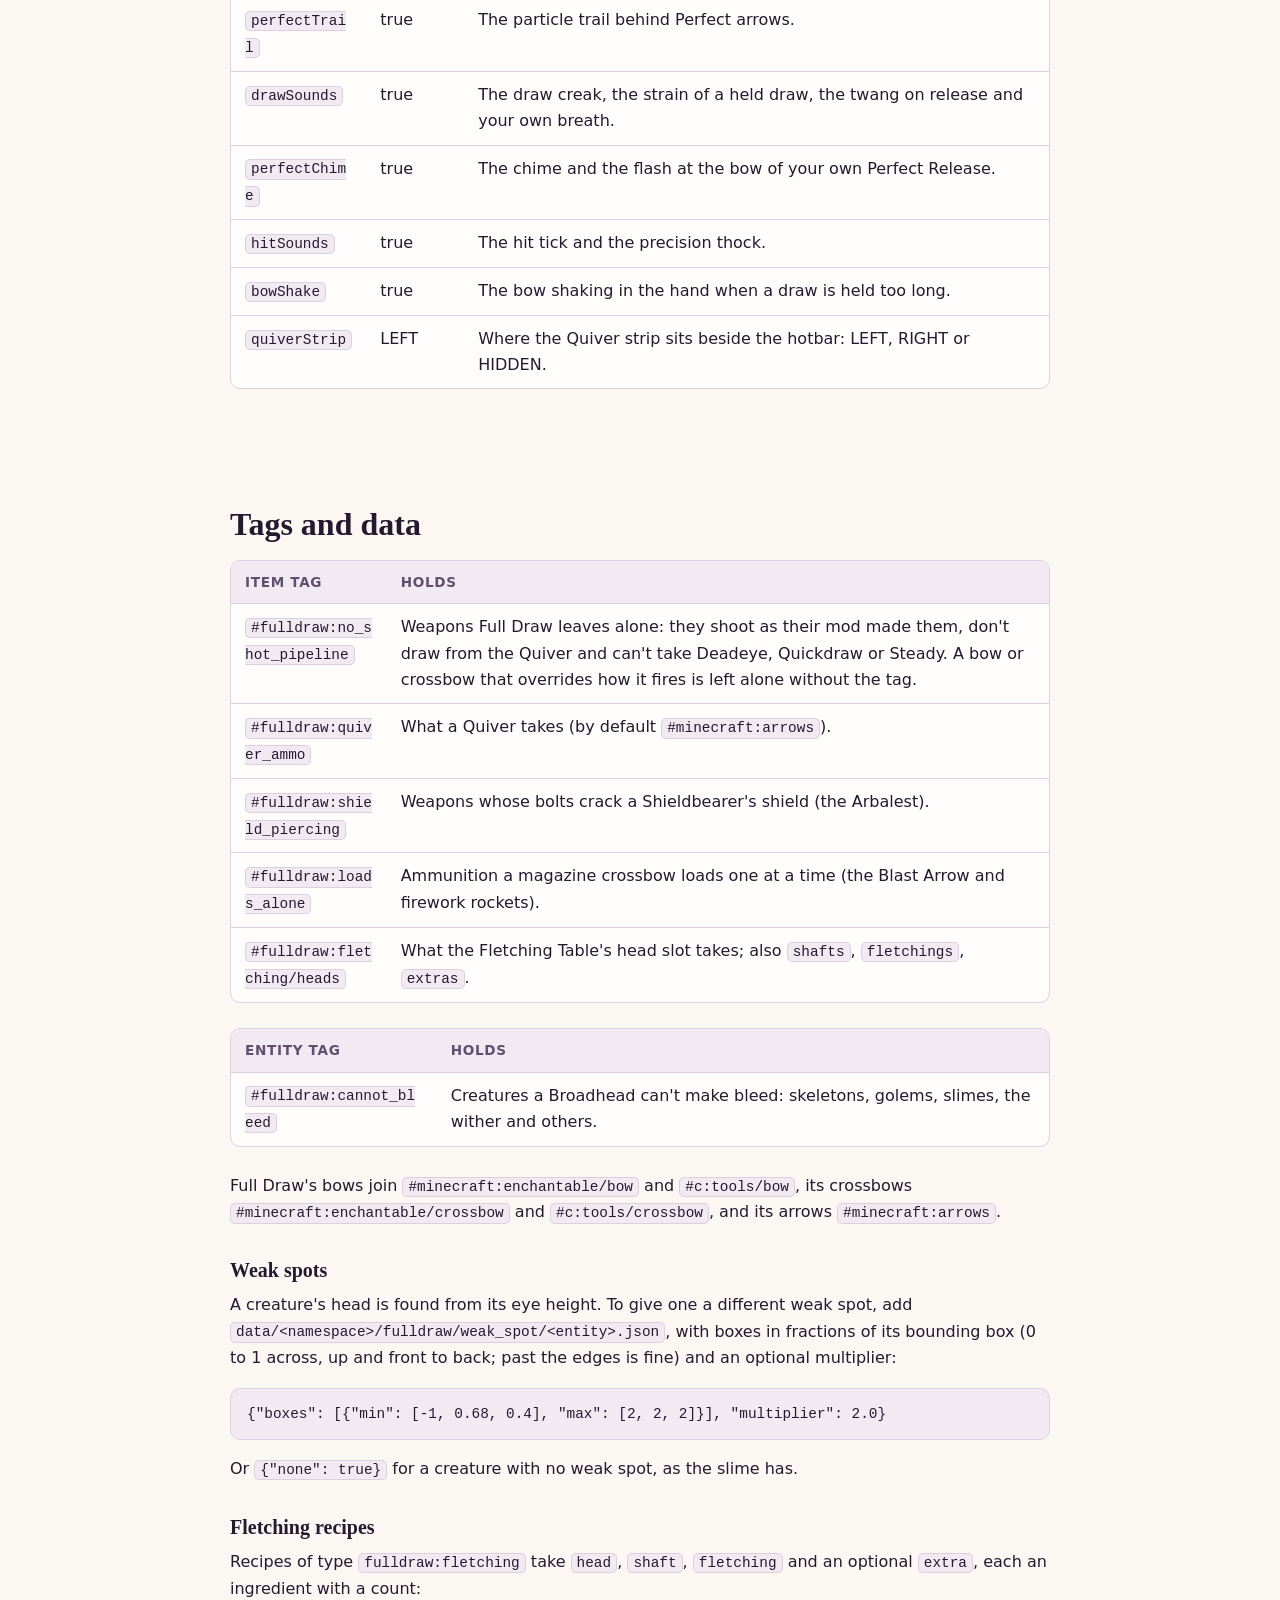
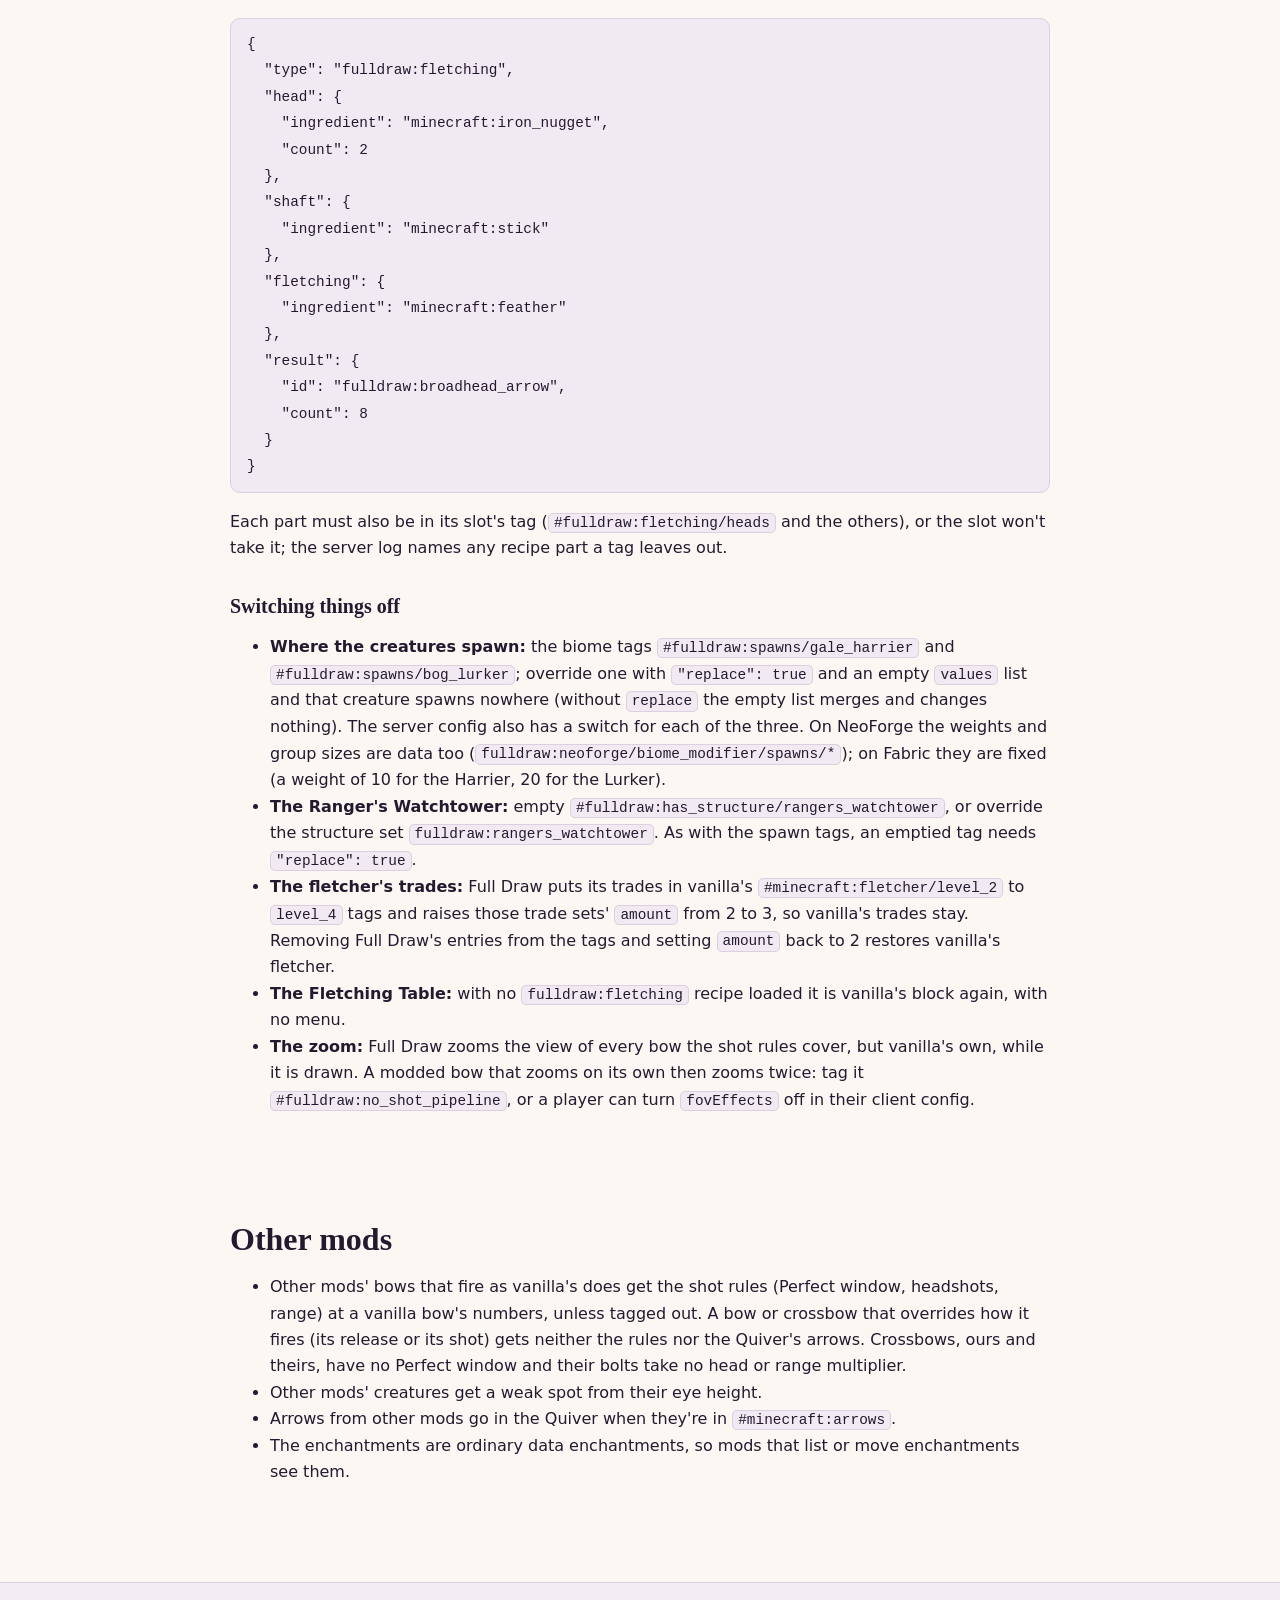
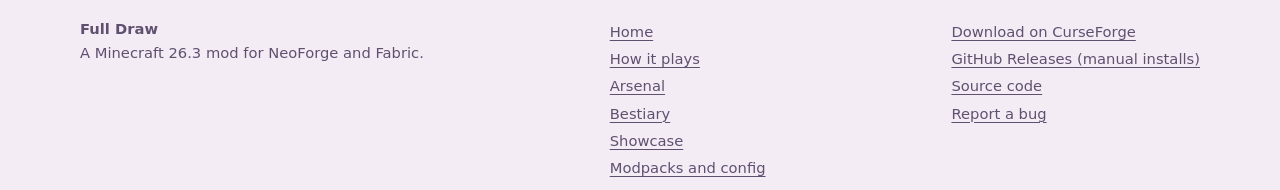
<file: site/packs.html>
<!doctype html>
<html lang="en">
<head>
<meta charset="utf-8">
<meta name="viewport" content="width=device-width, initial-scale=1">
<title>Modpacks and config · Full Draw</title>
<meta name="description" content="Full Draw&#x27;s server and client config, tags and data hooks.">
<meta property="og:type" content="website">
<meta property="og:title" content="Modpacks and config · Full Draw">
<meta property="og:description" content="Full Draw&#x27;s server and client config, tags and data hooks.">
<meta property="og:image" content="https://panda-s-workshop.github.io/full-draw/img/social.jpg">
<meta property="og:url" content="https://panda-s-workshop.github.io/full-draw/packs.html">
<meta name="twitter:card" content="summary_large_image">
<meta name="theme-color" content="#120e1a">
<link rel="icon" type="image/png" href="img/icon.png">
<link rel="stylesheet" href="assets/site.css">
</head>
<body>
<a class="skip" href="#main">Skip to content</a>
<header class="top"><div class="wrap">
<a class="brand" href="index.html"><img src="img/icon.png" alt="">Full Draw</a>
<button class="menu-btn" aria-label="Menu" aria-expanded="false">Menu</button>
<nav class="nav" aria-label="Main"><a href="index.html">Home</a><a href="guide.html">How it plays</a><a href="arsenal.html">Arsenal</a><a href="bestiary.html">Bestiary</a><a href="showcase.html">Showcase</a><a href="packs.html" aria-current="page">Modpacks and config</a><a href="https://github.com/Panda-s-Workshop/full-draw" rel="noopener">GitHub</a></nav>
</div></header>
<main id="main">
<div class="pagehead"><div class="wrap"><div class="eyebrow">Modpacks</div><h1>Modpacks and config</h1><p>The server and client config, the tags and data a pack can change, and how Full Draw sits beside other mods.</p></div></div><div class="wrap narrow">
<section id="config"><h2>Server config</h2>
<p>NeoForge: <code>config/fulldraw-synced.toml</code>, sent to every player and re-sent when it changes. Fabric:
<code>config/fulldraw.properties</code>, read at startup. The keys are the same on both.</p>
<div class="tw"><table><thead><tr><th>Key</th><th>Default</th><th>What it does</th></tr></thead><tbody><tr><td><code>vanillaCritOnFullDraw</code></td><td>false</td><td>Players&#x27; full-draw bow shots crit as in vanilla. false: only a Perfect Release crits.</td></tr><tr><td><code>perfectWindowTicks</code></td><td>4</td><td>Ticks the Perfect window stays open (a weapon&#x27;s own extra window adds to this).</td></tr><tr><td><code>perfectDelayTicks</code></td><td>2</td><td>Ticks after full draw the Perfect window opens.</td></tr><tr><td><code>perfectMultiplier</code></td><td>1.5</td><td>Damage multiplier of a Perfect Release.</td></tr><tr><td><code>precisionMultiplierMobs</code></td><td>1.5</td><td>Head or weak-spot multiplier against mobs.</td></tr><tr><td><code>precisionMultiplierPlayers</code></td><td>1.25</td><td>Head multiplier against players.</td></tr><tr><td><code>skillCap</code></td><td>2.5</td><td>The most Perfect × precision × range may multiply a shot by.</td></tr><tr><td><code>rangeBonusStart</code></td><td>20</td><td>Blocks of flight before the range bonus starts.</td></tr><tr><td><code>rangeBonusPerBlock</code></td><td>0.01</td><td>Range bonus per block beyond the start.</td></tr><tr><td><code>rangeBonusCap</code></td><td>1.3</td><td>The largest range multiplier.</td></tr><tr><td><code>pointBlankDistance</code></td><td>3</td><td>Below this many blocks, a shot is point-blank.</td></tr><tr><td><code>pointBlankMultiplier</code></td><td>0.6</td><td>Damage multiplier of a point-blank shot.</td></tr><tr><td><code>trembleStartSeconds</code></td><td>3</td><td>Seconds past full draw the tremble starts.</td></tr><tr><td><code>trembleFullSeconds</code></td><td>6</td><td>Seconds past full draw the tremble is at its worst.</td></tr><tr><td><code>trembleMaxSpread</code></td><td>3</td><td>Spread at the worst of the tremble (vanilla&#x27;s bow is 1.0).</td></tr><tr><td><code>blastArrowBreaksBlocks</code></td><td>false</td><td>Blast Arrows break blocks, as TNT does, where the tnt_explodes game rule allows (a mob&#x27;s under mobGriefing). false: they only hurt and knock back.</td></tr><tr><td><code>ropeArrowLength</code></td><td>24</td><td>The most rope one Rope Arrow hangs, counting its knot.</td></tr><tr><td><code>arrowRecoveryChance</code></td><td>0.4</td><td>The chance a plain arrow stuck in a mob drops back when it dies. Other arrows keep their ratio to it (a Broadhead&#x27;s is 5/8 of it; a Blunt&#x27;s always comes back at the default). 0: none come back.</td></tr><tr><td><code>arrowPickupLifetimeSeconds</code></td><td>300</td><td>Seconds an arrow a player can pick up stays in a block (vanilla: 60).</td></tr><tr><td><code>shieldbearerSpawns</code></td><td>true</td><td>Shieldbearers join raids from the third wave and guard pillager outposts. false: only spawn eggs and commands make them.</td></tr><tr><td><code>galeHarrierSpawns</code></td><td>true</td><td>Gale Harriers spawn on their own over the windswept hills and peaks by day. false: only spawn eggs and commands make them.</td></tr><tr><td><code>bogLurkerSpawns</code></td><td>true</td><td>Bog Lurkers spawn on their own in swamp water. false: only spawn eggs and commands make them.</td></tr><tr><td><code>marksmanHealth</code></td><td>100</td><td>The Marksman&#x27;s health.</td></tr><tr><td><code>marksmanDrawTicks</code></td><td>30</td><td>Ticks the Marksman draws in a crenel&#x27;s gap before it looses.</td></tr><tr><td><code>marksmanDrawTicksPhaseTwo</code></td><td>24</td><td>Ticks it draws below half its health.</td></tr><tr><td><code>marksmanArrowBaseDamage</code></td><td>1.3</td><td>Its arrow&#x27;s base damage (a skeleton&#x27;s is 2.0; each of its shots is a Perfect one).</td></tr><tr><td><code>marksmanBashDamage</code></td><td>3</td><td>The blow of its bow&#x27;s end, for a foe on the battlements with it.</td></tr></tbody></table></div>
<h2>Client config</h2>
<p>Each player's own: what they see and hear. NeoForge <code>config/fulldraw-client.toml</code>, Fabric
<code>config/fulldraw-client.properties</code>.</p>
<div class="tw"><table><thead><tr><th>Key</th><th>Default</th><th>What it does</th></tr></thead><tbody><tr><td><code>showRing</code></td><td>true</td><td>The draw ring, the hit tick and early/late around the crosshair.</td></tr><tr><td><code>distanceReadout</code></td><td>true</td><td>&quot;Long shot: N m&quot; on the action bar.</td></tr><tr><td><code>fovEffects</code></td><td>true</td><td>Bow zoom on the bows the shot rules cover, Steady Aim&#x27;s narrower view and the release kick.</td></tr><tr><td><code>perfectTrail</code></td><td>true</td><td>The particle trail behind Perfect arrows.</td></tr><tr><td><code>drawSounds</code></td><td>true</td><td>The draw creak, the strain of a held draw, the twang on release and your own breath.</td></tr><tr><td><code>perfectChime</code></td><td>true</td><td>The chime and the flash at the bow of your own Perfect Release.</td></tr><tr><td><code>hitSounds</code></td><td>true</td><td>The hit tick and the precision thock.</td></tr><tr><td><code>bowShake</code></td><td>true</td><td>The bow shaking in the hand when a draw is held too long.</td></tr><tr><td><code>quiverStrip</code></td><td>LEFT</td><td>Where the Quiver strip sits beside the hotbar: LEFT, RIGHT or HIDDEN.</td></tr></tbody></table></div></section>
<section id="data"><h2>Tags and data</h2>
<div class="tw"><table><thead><tr><th>Item tag</th><th>Holds</th></tr></thead><tbody><tr><td><code>#fulldraw:no_shot_pipeline</code></td><td>Weapons Full Draw leaves alone: they shoot as their mod made them, don't draw from the Quiver and can't take Deadeye, Quickdraw or Steady. A bow or crossbow that overrides how it fires is left alone without the tag.</td></tr><tr><td><code>#fulldraw:quiver_ammo</code></td><td>What a Quiver takes (by default <code>#minecraft:arrows</code>).</td></tr><tr><td><code>#fulldraw:shield_piercing</code></td><td>Weapons whose bolts crack a Shieldbearer's shield (the Arbalest).</td></tr><tr><td><code>#fulldraw:loads_alone</code></td><td>Ammunition a magazine crossbow loads one at a time (the Blast Arrow and firework rockets).</td></tr><tr><td><code>#fulldraw:fletching/heads</code></td><td>What the Fletching Table's head slot takes; also <code>shafts</code>, <code>fletchings</code>, <code>extras</code>.</td></tr></tbody></table></div>
<div class="tw"><table><thead><tr><th>Entity tag</th><th>Holds</th></tr></thead><tbody><tr><td><code>#fulldraw:cannot_bleed</code></td><td>Creatures a Broadhead can't make bleed: skeletons, golems, slimes, the wither and others.</td></tr></tbody></table></div>
<p>Full Draw's bows join <code>#minecraft:enchantable/bow</code> and <code>#c:tools/bow</code>, its crossbows
<code>#minecraft:enchantable/crossbow</code> and <code>#c:tools/crossbow</code>, and its arrows <code>#minecraft:arrows</code>.</p>
<h3>Weak spots</h3>
<p>A creature's head is found from its eye height. To give one a different weak spot, add
<code>data/&lt;namespace&gt;/fulldraw/weak_spot/&lt;entity&gt;.json</code>, with boxes in fractions of its bounding box
(0 to 1 across, up and front to back; past the edges is fine) and an optional multiplier:</p>
<pre><code>{&quot;boxes&quot;: [{&quot;min&quot;: [-1, 0.68, 0.4], &quot;max&quot;: [2, 2, 2]}], &quot;multiplier&quot;: 2.0}</code></pre>
<p>Or <code>{"none": true}</code> for a creature with no weak spot, as the slime has.</p>
<h3>Fletching recipes</h3>
<p>Recipes of type <code>fulldraw:fletching</code> take <code>head</code>, <code>shaft</code>, <code>fletching</code> and an
optional <code>extra</code>, each an ingredient with a count:</p>
<pre><code>{
  &quot;type&quot;: &quot;fulldraw:fletching&quot;,
  &quot;head&quot;: {
    &quot;ingredient&quot;: &quot;minecraft:iron_nugget&quot;,
    &quot;count&quot;: 2
  },
  &quot;shaft&quot;: {
    &quot;ingredient&quot;: &quot;minecraft:stick&quot;
  },
  &quot;fletching&quot;: {
    &quot;ingredient&quot;: &quot;minecraft:feather&quot;
  },
  &quot;result&quot;: {
    &quot;id&quot;: &quot;fulldraw:broadhead_arrow&quot;,
    &quot;count&quot;: 8
  }
}</code></pre>
<p>Each part must also be in its slot's tag (<code>#fulldraw:fletching/heads</code> and the others), or the slot won't
take it; the server log names any recipe part a tag leaves out.</p>
<h3>Switching things off</h3>
<ul>
<li><b>Where the creatures spawn:</b> the biome tags <code>#fulldraw:spawns/gale_harrier</code> and
<code>#fulldraw:spawns/bog_lurker</code>; override one with <code>"replace": true</code> and an empty
<code>values</code> list and that creature spawns nowhere (without <code>replace</code> the empty list merges and
changes nothing). The server
config also has a switch for each of the three. On NeoForge the weights and group sizes are data too
(<code>fulldraw:neoforge/biome_modifier/spawns/*</code>); on Fabric they are fixed (a weight of 10
for the Harrier, 20 for the Lurker).</li>
<li><b>The Ranger's Watchtower:</b> empty <code>#fulldraw:has_structure/rangers_watchtower</code>, or override the
structure set <code>fulldraw:rangers_watchtower</code>. As with the spawn tags, an emptied tag needs <code>"replace": true</code>.</li>
<li><b>The fletcher's trades:</b> Full Draw puts its trades in vanilla's <code>#minecraft:fletcher/level_2</code> to
<code>level_4</code> tags and raises those trade sets' <code>amount</code> from 2 to 3, so vanilla's trades stay.
Removing Full Draw's entries from the tags and setting <code>amount</code> back to 2 restores vanilla's fletcher.</li>
<li><b>The Fletching Table:</b> with no <code>fulldraw:fletching</code> recipe loaded it is vanilla's block again,
with no menu.</li>
<li><b>The zoom:</b> Full Draw zooms the view of every bow the shot rules cover, but vanilla's own, while it is drawn. A modded bow that zooms
on its own then zooms twice: tag it <code>#fulldraw:no_shot_pipeline</code>, or a player can turn
<code>fovEffects</code> off in their client config.</li>
</ul></section>
<section id="compat"><h2>Other mods</h2>
<ul>
<li>Other mods' bows that fire as vanilla's does get the shot rules (Perfect window, headshots, range) at a vanilla bow's numbers, unless tagged out. A bow or crossbow that overrides how it fires (its release or its shot) gets neither the rules nor the Quiver's arrows. Crossbows, ours and theirs, have no Perfect window and their bolts take no head or range multiplier.</li>
<li>Other mods' creatures get a weak spot from their eye height.</li>
<li>Arrows from other mods go in the Quiver when they're in <code>#minecraft:arrows</code>.</li>
<li>The enchantments are ordinary data enchantments, so mods that list or move enchantments see them.</li>
</ul></section>
</div>
</main>
<footer><div class="wrap cols">
<div><b>Full Draw</b><br>A Minecraft 26.3 mod for NeoForge and Fabric.</div>
<div><ul><li><a href="index.html">Home</a></li><li><a href="guide.html">How it plays</a></li><li><a href="arsenal.html">Arsenal</a></li><li><a href="bestiary.html">Bestiary</a></li><li><a href="showcase.html">Showcase</a></li><li><a href="packs.html">Modpacks and config</a></li></ul></div>
<div><ul>
<li><a href="https://www.curseforge.com/minecraft/mc-mods/full-draw-archery-overhaul" rel="noopener">Download on CurseForge</a></li>
<li><a href="https://github.com/Panda-s-Workshop/full-draw/releases">GitHub Releases (manual installs)</a></li>
<li><a href="https://github.com/Panda-s-Workshop/full-draw">Source code</a></li>
<li><a href="https://github.com/Panda-s-Workshop/full-draw/issues">Report a bug</a></li>
</ul></div>
</div></footer>
<script src="assets/site.js" defer></script>
</body>
</html>
</file>
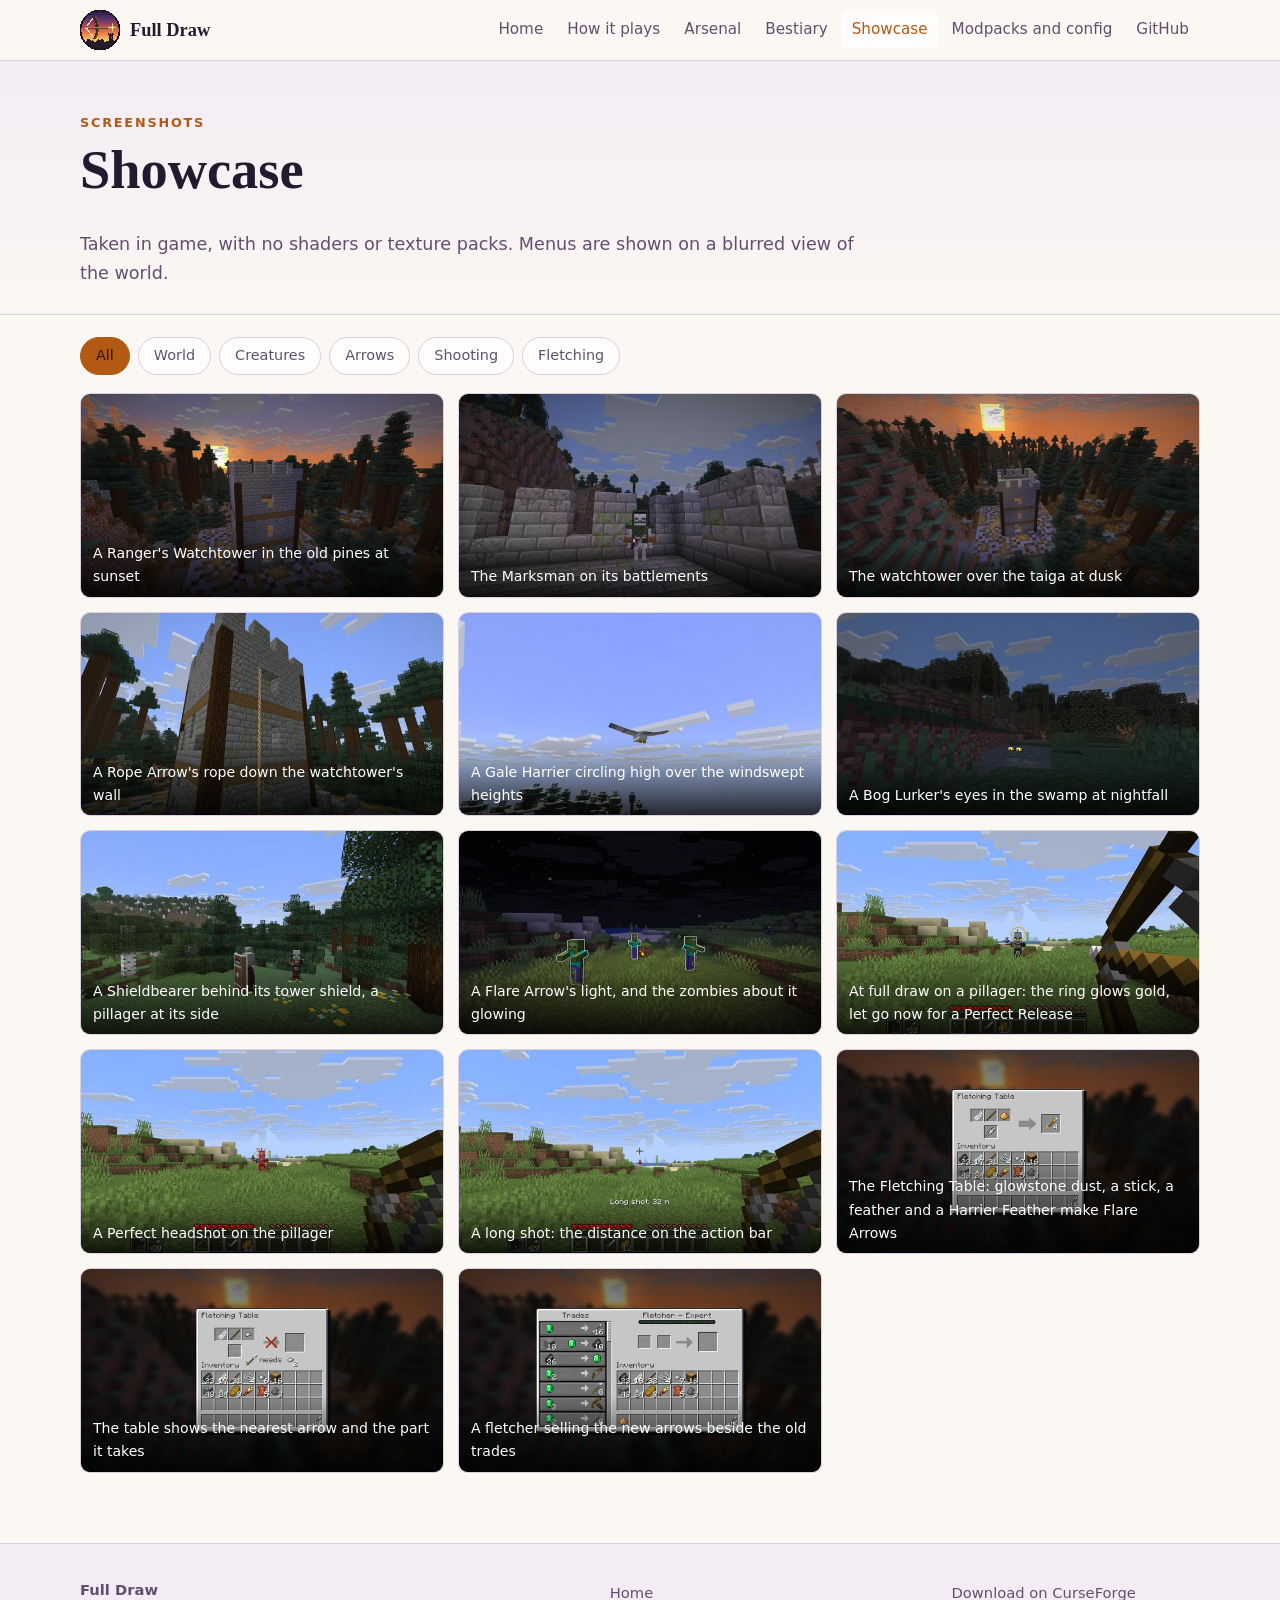
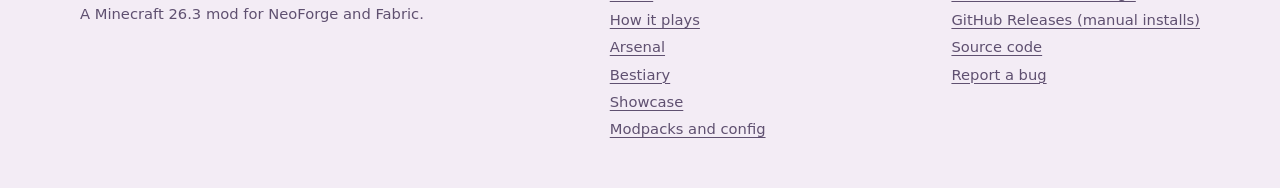
<file: site/showcase.html>
<!doctype html>
<html lang="en">
<head>
<meta charset="utf-8">
<meta name="viewport" content="width=device-width, initial-scale=1">
<title>Showcase · Full Draw</title>
<meta name="description" content="Screenshots of Full Draw: the Perfect Release, the weapons, the arrows, the creatures and the Marksman.">
<meta property="og:type" content="website">
<meta property="og:title" content="Showcase · Full Draw">
<meta property="og:description" content="Screenshots of Full Draw: the Perfect Release, the weapons, the arrows, the creatures and the Marksman.">
<meta property="og:image" content="https://panda-s-workshop.github.io/full-draw/img/social.jpg">
<meta property="og:url" content="https://panda-s-workshop.github.io/full-draw/showcase.html">
<meta name="twitter:card" content="summary_large_image">
<meta name="theme-color" content="#120e1a">
<link rel="icon" type="image/png" href="img/icon.png">
<link rel="stylesheet" href="assets/site.css">
</head>
<body>
<a class="skip" href="#main">Skip to content</a>
<header class="top"><div class="wrap">
<a class="brand" href="index.html"><img src="img/icon.png" alt="">Full Draw</a>
<button class="menu-btn" aria-label="Menu" aria-expanded="false">Menu</button>
<nav class="nav" aria-label="Main"><a href="index.html">Home</a><a href="guide.html">How it plays</a><a href="arsenal.html">Arsenal</a><a href="bestiary.html">Bestiary</a><a href="showcase.html" aria-current="page">Showcase</a><a href="packs.html">Modpacks and config</a><a href="https://github.com/Panda-s-Workshop/full-draw" rel="noopener">GitHub</a></nav>
</div></header>
<main id="main">
<div class="pagehead"><div class="wrap"><div class="eyebrow">Screenshots</div><h1>Showcase</h1><p>Taken in game, with no shaders or texture packs. Menus are shown on a blurred view of the world.</p></div></div><div class="wrap"><div class="filters" role="group" aria-label="Filter"><button class="chip" data-f="all" aria-pressed="true">All</button><button class="chip" data-f="World" aria-pressed="false">World</button><button class="chip" data-f="Creatures" aria-pressed="false">Creatures</button><button class="chip" data-f="Arrows" aria-pressed="false">Arrows</button><button class="chip" data-f="Shooting" aria-pressed="false">Shooting</button><button class="chip" data-f="Fletching" aria-pressed="false">Fletching</button></div><div class="gallery"><a class="shot" href="img/shots/hero.jpg" data-cat="World" data-cap="A Ranger&#x27;s Watchtower in the old pines at sunset"><img src="img/thumbs/hero.jpg" alt="A Ranger&#x27;s Watchtower in the old pines at sunset" loading="lazy" width="640" height="360"><span>A Ranger&#x27;s Watchtower in the old pines at sunset</span></a><a class="shot" href="img/shots/marksman.jpg" data-cat="Creatures" data-cap="The Marksman on its battlements"><img src="img/thumbs/marksman.jpg" alt="The Marksman on its battlements" loading="lazy" width="640" height="360"><span>The Marksman on its battlements</span></a><a class="shot" href="img/shots/tower.jpg" data-cat="World" data-cap="The watchtower over the taiga at dusk"><img src="img/thumbs/tower.jpg" alt="The watchtower over the taiga at dusk" loading="lazy" width="640" height="360"><span>The watchtower over the taiga at dusk</span></a><a class="shot" href="img/shots/rope.jpg" data-cat="Arrows" data-cap="A Rope Arrow&#x27;s rope down the watchtower&#x27;s wall"><img src="img/thumbs/rope.jpg" alt="A Rope Arrow&#x27;s rope down the watchtower&#x27;s wall" loading="lazy" width="640" height="360"><span>A Rope Arrow&#x27;s rope down the watchtower&#x27;s wall</span></a><a class="shot" href="img/shots/harrier.jpg" data-cat="Creatures" data-cap="A Gale Harrier circling high over the windswept heights"><img src="img/thumbs/harrier.jpg" alt="A Gale Harrier circling high over the windswept heights" loading="lazy" width="640" height="360"><span>A Gale Harrier circling high over the windswept heights</span></a><a class="shot" href="img/shots/lurker.jpg" data-cat="Creatures" data-cap="A Bog Lurker&#x27;s eyes in the swamp at nightfall"><img src="img/thumbs/lurker.jpg" alt="A Bog Lurker&#x27;s eyes in the swamp at nightfall" loading="lazy" width="640" height="360"><span>A Bog Lurker&#x27;s eyes in the swamp at nightfall</span></a><a class="shot" href="img/shots/bearer.jpg" data-cat="Creatures" data-cap="A Shieldbearer behind its tower shield, a pillager at its side"><img src="img/thumbs/bearer.jpg" alt="A Shieldbearer behind its tower shield, a pillager at its side" loading="lazy" width="640" height="360"><span>A Shieldbearer behind its tower shield, a pillager at its side</span></a><a class="shot" href="img/shots/flare.jpg" data-cat="Arrows" data-cap="A Flare Arrow&#x27;s light, and the zombies about it glowing"><img src="img/thumbs/flare.jpg" alt="A Flare Arrow&#x27;s light, and the zombies about it glowing" loading="lazy" width="640" height="360"><span>A Flare Arrow&#x27;s light, and the zombies about it glowing</span></a><a class="shot" href="img/shots/perfect.jpg" data-cat="Shooting" data-cap="At full draw on a pillager: the ring glows gold, let go now for a Perfect Release"><img src="img/thumbs/perfect.jpg" alt="At full draw on a pillager: the ring glows gold, let go now for a Perfect Release" loading="lazy" width="640" height="360"><span>At full draw on a pillager: the ring glows gold, let go now for a Perfect Release</span></a><a class="shot" href="img/shots/precision.jpg" data-cat="Shooting" data-cap="A Perfect headshot on the pillager"><img src="img/thumbs/precision.jpg" alt="A Perfect headshot on the pillager" loading="lazy" width="640" height="360"><span>A Perfect headshot on the pillager</span></a><a class="shot" href="img/shots/long_shot.jpg" data-cat="Shooting" data-cap="A long shot: the distance on the action bar"><img src="img/thumbs/long_shot.jpg" alt="A long shot: the distance on the action bar" loading="lazy" width="640" height="360"><span>A long shot: the distance on the action bar</span></a><a class="shot" href="img/shots/fletching.jpg" data-cat="Fletching" data-cap="The Fletching Table: glowstone dust, a stick, a feather and a Harrier Feather make Flare Arrows"><img src="img/thumbs/fletching.jpg" alt="The Fletching Table: glowstone dust, a stick, a feather and a Harrier Feather make Flare Arrows" loading="lazy" width="640" height="360"><span>The Fletching Table: glowstone dust, a stick, a feather and a Harrier Feather make Flare Arrows</span></a><a class="shot" href="img/shots/fletching_hint.jpg" data-cat="Fletching" data-cap="The table shows the nearest arrow and the part it takes"><img src="img/thumbs/fletching_hint.jpg" alt="The table shows the nearest arrow and the part it takes" loading="lazy" width="640" height="360"><span>The table shows the nearest arrow and the part it takes</span></a><a class="shot" href="img/shots/trades.jpg" data-cat="Fletching" data-cap="A fletcher selling the new arrows beside the old trades"><img src="img/thumbs/trades.jpg" alt="A fletcher selling the new arrows beside the old trades" loading="lazy" width="640" height="360"><span>A fletcher selling the new arrows beside the old trades</span></a></div></div>
</main>
<footer><div class="wrap cols">
<div><b>Full Draw</b><br>A Minecraft 26.3 mod for NeoForge and Fabric.</div>
<div><ul><li><a href="index.html">Home</a></li><li><a href="guide.html">How it plays</a></li><li><a href="arsenal.html">Arsenal</a></li><li><a href="bestiary.html">Bestiary</a></li><li><a href="showcase.html">Showcase</a></li><li><a href="packs.html">Modpacks and config</a></li></ul></div>
<div><ul>
<li><a href="https://www.curseforge.com/minecraft/mc-mods/full-draw-archery-overhaul" rel="noopener">Download on CurseForge</a></li>
<li><a href="https://github.com/Panda-s-Workshop/full-draw/releases">GitHub Releases (manual installs)</a></li>
<li><a href="https://github.com/Panda-s-Workshop/full-draw">Source code</a></li>
<li><a href="https://github.com/Panda-s-Workshop/full-draw/issues">Report a bug</a></li>
</ul></div>
</div></footer>
<script src="assets/site.js" defer></script>
</body>
</html>
</file>
<file: site/assets/site.css>
/* Full Draw website */
:root {
  /* dusk: night violet above, ember and gold at the horizon (the icon's sky) */
  --bg: #120e1a;
  --bg2: #191325;
  --panel: #201831;
  --panel2: #2b2140;
  --line: #3f3158;
  --ink: #f2ecf6;
  --dim: #b9aac8;
  --accent: #f2a24e;
  --accent2: #ffd27a;
  --ok: #7fd18b;
  --red: #ff7a6a;
  --radius: 10px;
  --serif: "Palatino Linotype", Palatino, "Book Antiqua", Georgia, "Times New Roman", serif;
  --sans: system-ui, -apple-system, "Segoe UI", Roboto, "Helvetica Neue", Arial, sans-serif;
  --mono: ui-monospace, "Cascadia Code", Consolas, Menlo, monospace;
}
@media (prefers-color-scheme: light) {
  :root:not([data-theme="dark"]) {
    --bg: #fbf7f2; --bg2: #f3ecf5; --panel: #fffdfb; --panel2: #f2eaf2; --line: #dccfe0;
    --ink: #241a30; --dim: #5f5070; --accent: #b25a14; --accent2: #8a3f08; --ok: #2f7d3b; --red: #b32d2d;
  }
}
:root[data-theme="light"] {
  --bg: #fbf7f2; --bg2: #f3ecf5; --panel: #fffdfb; --panel2: #f2eaf2; --line: #dccfe0;
  --ink: #241a30; --dim: #5f5070; --accent: #b25a14; --accent2: #8a3f08; --ok: #2f7d3b; --red: #b32d2d;
}
* { box-sizing: border-box; }
html { scroll-behavior: smooth; scroll-padding-top: 76px; }
body { margin: 0; background: var(--bg); color: var(--ink); font: 16px/1.65 var(--sans); }
img { max-width: 100%; display: block; }
.px { image-rendering: pixelated; }
a { color: var(--accent); text-decoration-thickness: 1px; text-underline-offset: 3px; }
a:hover { color: var(--accent2); }
h1, h2, h3, h4 { font-family: var(--serif); line-height: 1.2; margin: 0 0 .5em; font-weight: 700; }
h1 { font-size: clamp(2rem, 5vw, 3.4rem); }
h2 { font-size: clamp(1.5rem, 3vw, 2rem); margin-top: 2.2em; }
h3 { font-size: 1.25rem; margin-top: 1.6em; }
p { margin: 0 0 1em; }
code, kbd { font-family: var(--mono); font-size: .9em; background: var(--panel2); border: 1px solid var(--line); border-radius: 5px; padding: .08em .35em; overflow-wrap: anywhere; }
pre { background: var(--panel2); border: 1px solid var(--line); border-radius: var(--radius); padding: 12px 16px; overflow-x: auto; }
pre code { background: none; border: 0; padding: 0; }
.wrap { width: min(1120px, 100% - 32px); margin: 0 auto; }
.narrow { width: min(820px, 100% - 32px); margin: 0 auto; }
.skip { position: absolute; left: -999px; } .skip:focus { left: 8px; top: 8px; background: var(--accent); color: #000; padding: 6px 10px; z-index: 99; }

/* header */
.top { position: sticky; top: 0; z-index: 20; background: color-mix(in srgb, var(--bg) 88%, transparent); backdrop-filter: blur(10px); border-bottom: 1px solid var(--line); }
.top .wrap { display: flex; align-items: center; gap: 18px; height: 60px; }
.brand { display: flex; align-items: center; gap: 10px; font: 700 1.15rem var(--serif); color: var(--ink); text-decoration: none; white-space: nowrap; }
.brand img { width: 40px; height: 40px; image-rendering: pixelated; }
.nav { display: flex; gap: 2px; margin-left: auto; flex-wrap: wrap; }
.nav a { color: var(--dim); text-decoration: none; padding: 6px 11px; border-radius: 7px; font-size: .95rem; }
.nav a:hover { color: var(--ink); background: var(--panel); }
.nav a[aria-current="page"] { color: var(--accent); background: var(--panel); }
.menu-btn { display: none; margin-left: auto; background: var(--panel); color: var(--ink); border: 1px solid var(--line); border-radius: 8px; padding: 6px 12px; font: inherit; cursor: pointer; }
@media (max-width: 860px) {
  .menu-btn { display: block; }
  .nav { display: none; position: absolute; top: 60px; left: 0; right: 0; background: var(--bg2); border-bottom: 1px solid var(--line); padding: 8px 16px 14px; flex-direction: column; }
  .nav.open { display: flex; }
}

/* hero */
.hero { position: relative; min-height: min(78vh, 680px); display: flex; align-items: flex-end; overflow: hidden; border-bottom: 1px solid var(--line); }
.hero > img { position: absolute; inset: 0; width: 100%; height: 100%; object-fit: cover; }
.hero::after { content: ""; position: absolute; inset: 0; background: linear-gradient(180deg, rgba(18,14,26,.15) 0%, rgba(18,14,26,.55) 55%, var(--bg) 100%); }
.hero .wrap { position: relative; z-index: 2; padding: 90px 0 46px; }
.hero h1 { color: #fff; text-shadow: 0 2px 18px rgba(0,0,0,.7); margin-bottom: .25em; display: flex; align-items: center; gap: 18px; }
.hero h1 img { width: 80px; height: 80px; image-rendering: pixelated; filter: drop-shadow(0 3px 10px rgba(0,0,0,.6)); }
.hero p.lead { font-size: 1.2rem; max-width: 40em; color: #f6eefa; text-shadow: 0 1px 10px rgba(0,0,0,.8); }
.pagehead { padding: 54px 0 26px; border-bottom: 1px solid var(--line); background: linear-gradient(180deg, var(--bg2), var(--bg)); }
.pagehead p { color: var(--dim); max-width: 44em; font-size: 1.1rem; margin: 0; }
.eyebrow { color: var(--accent); font: 600 .8rem var(--sans); letter-spacing: .14em; text-transform: uppercase; margin-bottom: .6em; }

.btns { display: flex; flex-wrap: wrap; gap: 12px; margin-top: 22px; }
.btn { display: inline-flex; align-items: center; gap: 8px; padding: 11px 20px; border-radius: 9px; font-weight: 600; text-decoration: none; border: 1px solid var(--line); background: var(--panel); color: var(--ink); }
.btn:hover { border-color: var(--accent); color: var(--ink); }
.btn.primary { background: linear-gradient(180deg, #ffc76a, #e8823a); color: #2a1206; border-color: #ffc76a; }
.btn.primary:hover { filter: brightness(1.08); color: #2a1206; }
.dlnote { margin: 16px 0 0; max-width: 40em; padding: 10px 14px; border-left: 4px solid var(--accent); background: rgba(18,14,26,.72); color: #fff; border-radius: 0 8px 8px 0; font-size: .95rem; }
main .narrow .dlnote, main .wrap .dlnote { background: var(--panel); color: var(--ink); }

/* sections and cards */
main section { padding: 10px 0; }
.grid { display: grid; gap: 16px; }
.g2 { grid-template-columns: repeat(auto-fit, minmax(min(300px, 100%), 1fr)); }
.g3 { grid-template-columns: repeat(auto-fit, minmax(min(240px, 100%), 1fr)); }
.g4 { grid-template-columns: repeat(auto-fit, minmax(min(190px, 100%), 1fr)); }
.card { background: var(--panel); border: 1px solid var(--line); border-radius: var(--radius); padding: 18px 20px; }
.card h3 { margin-top: 0; }
.card p:last-child { margin-bottom: 0; }
.feature .ico { width: 48px; height: 48px; image-rendering: pixelated; margin-bottom: 10px; }
.stat { text-align: center; }
.stat b { display: block; font: 700 2.2rem var(--serif); color: var(--accent); }
.stat span { color: var(--dim); font-size: .9rem; }
.callout { border-left: 4px solid var(--accent); background: var(--panel); border-radius: 0 var(--radius) var(--radius) 0; padding: 12px 18px; margin: 1.2em 0; }
.callout p:last-child { margin: 0; }
.tag { display: inline-block; font-size: .72rem; letter-spacing: .06em; text-transform: uppercase; padding: 2px 8px; border-radius: 99px; background: var(--panel2); border: 1px solid var(--line); color: var(--dim); margin: 0 4px 4px 0; }

.tw { overflow-x: auto; margin: 1em 0 1.6em; background: var(--panel); border: 1px solid var(--line); border-radius: var(--radius); }
table { width: 100%; border-collapse: collapse; }
th, td { text-align: left; padding: 10px 14px; border-bottom: 1px solid var(--line); vertical-align: top; }
th { background: var(--panel2); font-size: .85rem; letter-spacing: .05em; text-transform: uppercase; color: var(--dim); white-space: nowrap; }
tr:last-child td { border-bottom: 0; }
td img.i { width: 32px; height: 32px; image-rendering: pixelated; display: inline-block; vertical-align: -6px; margin-right: 6px; }

/* steps */
ol.steps { list-style: none; counter-reset: s; padding: 0; margin: 1em 0; display: grid; gap: 12px; }
ol.steps li { counter-increment: s; position: relative; background: var(--panel); border: 1px solid var(--line); border-radius: var(--radius); padding: 14px 18px 14px 62px; }
ol.steps li::before { content: counter(s); position: absolute; left: 16px; top: 12px; width: 32px; height: 32px; border-radius: 50%; background: var(--panel2); border: 1px solid var(--accent); color: var(--accent); display: grid; place-items: center; font: 700 1rem var(--serif); }

/* gallery */
.filters { display: flex; flex-wrap: wrap; gap: 8px; margin: 22px 0 18px; }
.chip { background: var(--panel); color: var(--dim); border: 1px solid var(--line); border-radius: 99px; padding: 6px 15px; font: inherit; font-size: .9rem; cursor: pointer; }
.chip:hover { color: var(--ink); }
.chip[aria-pressed="true"] { color: #2a1206; background: var(--accent); border-color: var(--accent); }
.gallery { display: grid; grid-template-columns: repeat(auto-fill, minmax(min(280px, 100%), 1fr)); gap: 14px; }
.gallery a.shot { position: relative; display: block; border-radius: var(--radius); overflow: hidden; border: 1px solid var(--line); background: #000; aspect-ratio: 16/9; }
.gallery a.shot img { width: 100%; height: 100%; object-fit: cover; transition: transform .35s; }
.gallery a.shot:hover img { transform: scale(1.04); }
.gallery a.shot span { position: absolute; left: 0; right: 0; bottom: 0; padding: 22px 12px 8px; font-size: .88rem; color: #fff; background: linear-gradient(0deg, rgba(0,0,0,.8), transparent); }
.strip { display: grid; grid-template-columns: repeat(auto-fit, minmax(min(230px, 100%), 1fr)); gap: 12px; }
.strip a.shot { aspect-ratio: 16/9; border-radius: var(--radius); overflow: hidden; border: 1px solid var(--line); display: block; }
.strip a.shot img { width: 100%; height: 100%; object-fit: cover; }
.lb { position: fixed; inset: 0; z-index: 50; background: rgba(8,6,12,.94); display: none; align-items: center; justify-content: center; flex-direction: column; gap: 10px; padding: 16px; }
.lb.open { display: flex; }
.lb img { max-height: calc(100vh - 110px); max-width: 100%; border-radius: 6px; box-shadow: 0 8px 50px #000; }
.lb .cap { color: #ddd; text-align: center; }
.lb button { position: absolute; background: rgba(255,255,255,.1); color: #fff; border: 0; border-radius: 50%; width: 46px; height: 46px; font-size: 22px; cursor: pointer; }
.lb button:hover { background: rgba(255,255,255,.25); }
.lb .x { top: 14px; right: 14px; } .lb .p { left: 14px; top: 50%; } .lb .n { right: 14px; top: 50%; }

/* a shot beside text */
.split { display: grid; grid-template-columns: minmax(0, 6fr) minmax(0, 5fr); gap: 26px; align-items: center; margin: 26px 0; }
.split > img, .split > a > img { border-radius: var(--radius); border: 1px solid var(--line); }
.split.flip > :first-child { order: 2; }
@media (max-width: 760px) { .split { grid-template-columns: 1fr; } .split.flip > :first-child { order: 0; } }

/* arsenal */
.kits { display: grid; grid-template-columns: repeat(auto-fill, minmax(min(340px, 100%), 1fr)); gap: 14px; margin: 18px 0 8px; }
.kit { background: var(--panel); border: 1px solid var(--line); border-top: 3px solid var(--accent); border-radius: var(--radius); padding: 14px 16px; display: flex; flex-direction: column; gap: 10px; }
.kit p { margin: 0; }
.khead { display: flex; align-items: center; gap: 12px; }
.khead > img { width: 48px; height: 48px; image-rendering: pixelated; flex: none; background: var(--panel2); border: 1px solid var(--line); border-radius: 6px; padding: 6px; box-sizing: content-box; }
.khead h3 { margin: 0; font-size: 1.15rem; }
dl.kv { display: grid; grid-template-columns: max-content 1fr; gap: 2px 14px; margin: 0; font-size: .92rem; }
dl.kv dt { color: var(--dim); }
dl.kv dd { margin: 0; }
.made { display: flex; align-items: center; flex-wrap: wrap; gap: 6px; padding: 9px 10px; background: var(--bg2); border: 1px solid var(--line); border-radius: 8px; font-size: .86rem; }
.made .st { flex-basis: 100%; color: var(--accent); font-weight: 600; }
.made .arrow { color: var(--dim); font-size: 1.3rem; padding: 0 4px; }
.made .part { display: inline-flex; flex-direction: column; align-items: center; gap: 2px; }
.made .part small { color: var(--dim); font-size: .72rem; }
.slot { width: 40px; height: 40px; background: #8b8b8b; border: 2px solid; border-color: #373737 #fff #fff #373737; display: inline-grid; place-items: center; position: relative; flex: none; vertical-align: middle; }
.slot.out { width: 48px; height: 48px; }
.slot img { width: 32px; height: 32px; image-rendering: pixelated; }
.slot .n { position: absolute; right: 1px; bottom: -2px; font: 700 .8rem var(--mono); color: #fff; text-shadow: 1px 1px 0 #3f3f3f; }
.slot[data-tip]:hover::after, .slot[data-tip]:focus::after { content: attr(data-tip); position: absolute; left: 50%; bottom: calc(100% + 8px); transform: translateX(-50%); z-index: 10; white-space: nowrap; background: #100010; color: #fff; border: 2px solid #2d0a63; border-radius: 3px; padding: 3px 8px; font: 600 .82rem var(--sans); pointer-events: none; box-shadow: 0 4px 14px rgba(0,0,0,.6); }
.cgrid { display: inline-grid; gap: 2px; background: #c6c6c6; padding: 4px; border-radius: 3px; border: 2px solid #555; }
kbd { white-space: nowrap; }

/* bestiary */
.beast { display: grid; grid-template-columns: minmax(0, 5fr) minmax(0, 6fr); gap: 28px; align-items: start; padding: 26px 0; border-bottom: 1px solid var(--line); }
.beast:not(:has(.photo)) { grid-template-columns: minmax(0, 1fr); }
.beast h2 { margin-top: 0; }
.beast .photo img { border-radius: var(--radius); border: 1px solid var(--line); }
.beast h3 { font-size: 1.05rem; margin: 1.1em 0 .4em; }
ul.drops { list-style: none; padding: 0; margin: 0; display: grid; gap: 4px; }
ul.drops img.i { width: 32px; height: 32px; image-rendering: pixelated; display: inline-block; vertical-align: -6px; margin-right: 8px; }
@media (max-width: 760px) { .beast { grid-template-columns: minmax(0, 1fr); } }

/* toc layout for the guide */
.with-toc { display: grid; grid-template-columns: 220px minmax(0, 1fr); gap: 40px; align-items: start; }
.toc { position: sticky; top: 80px; font-size: .92rem; padding-top: 24px; }
.toc a { display: block; padding: 5px 10px; border-left: 2px solid var(--line); color: var(--dim); text-decoration: none; }
.toc a:hover, .toc a.on { color: var(--accent); border-left-color: var(--accent); }
.with-toc > * { min-width: 0; }
@media (max-width: 900px) { .with-toc { grid-template-columns: minmax(0, 1fr); } .toc { position: static; display: flex; flex-wrap: wrap; gap: 6px; padding-top: 16px; } .toc a { border: 1px solid var(--line); border-radius: 99px; } }

details { background: var(--panel); border: 1px solid var(--line); border-radius: var(--radius); padding: 0 18px; margin: 10px 0; }
summary { cursor: pointer; padding: 13px 0; font-weight: 600; }
details[open] summary { border-bottom: 1px solid var(--line); margin-bottom: 12px; }

footer { margin-top: 70px; border-top: 1px solid var(--line); background: var(--bg2); padding: 34px 0 44px; color: var(--dim); font-size: .92rem; }
footer .cols { display: flex; flex-wrap: wrap; gap: 30px; justify-content: space-between; }
footer a { color: var(--dim); } footer a:hover { color: var(--accent); }
footer ul { list-style: none; padding: 0; margin: 0; } footer li { margin: 3px 0; }
.js .reveal { opacity: 0; transform: translateY(14px); transition: opacity .6s, transform .6s; }
.js .reveal.in { opacity: 1; transform: none; }
@media (prefers-reduced-motion: reduce) { .js .reveal { opacity: 1; transform: none; transition: none; } html { scroll-behavior: auto; } .gallery a.shot img { transition: none; } }
</file>
